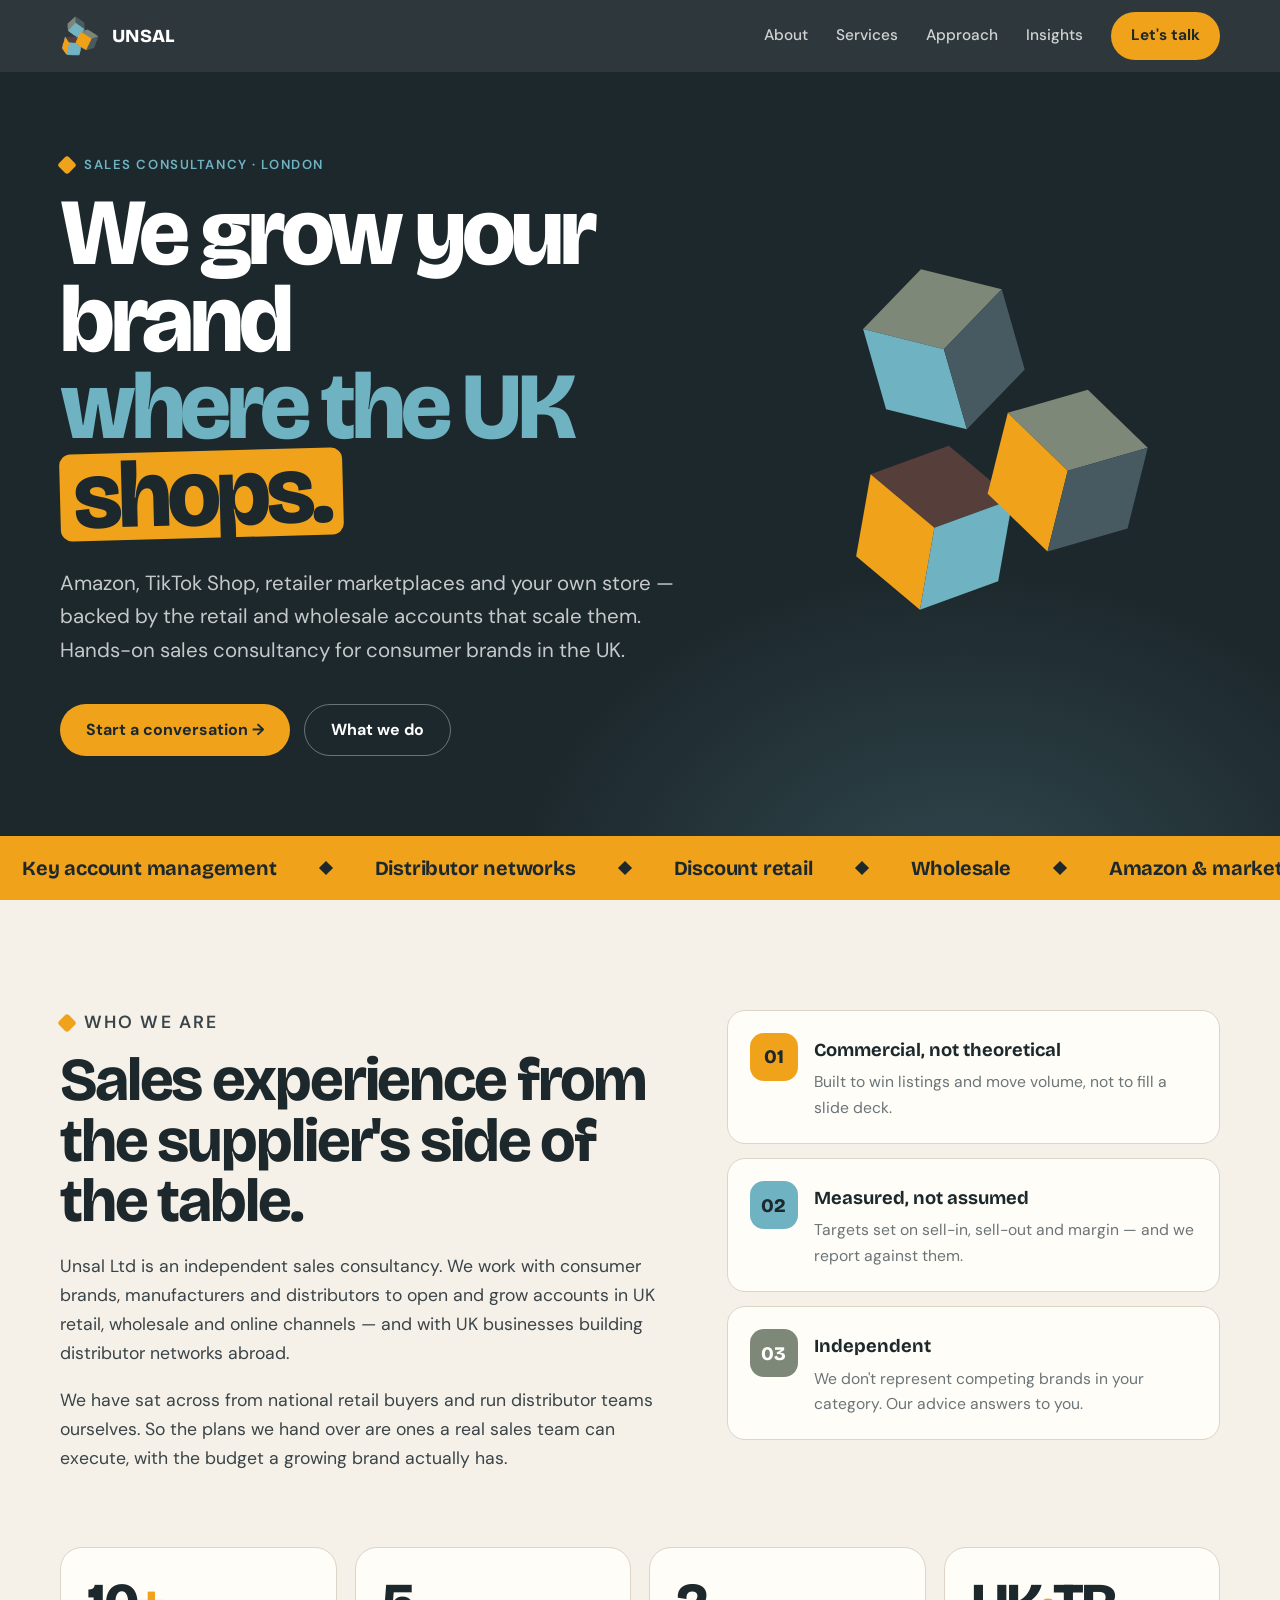
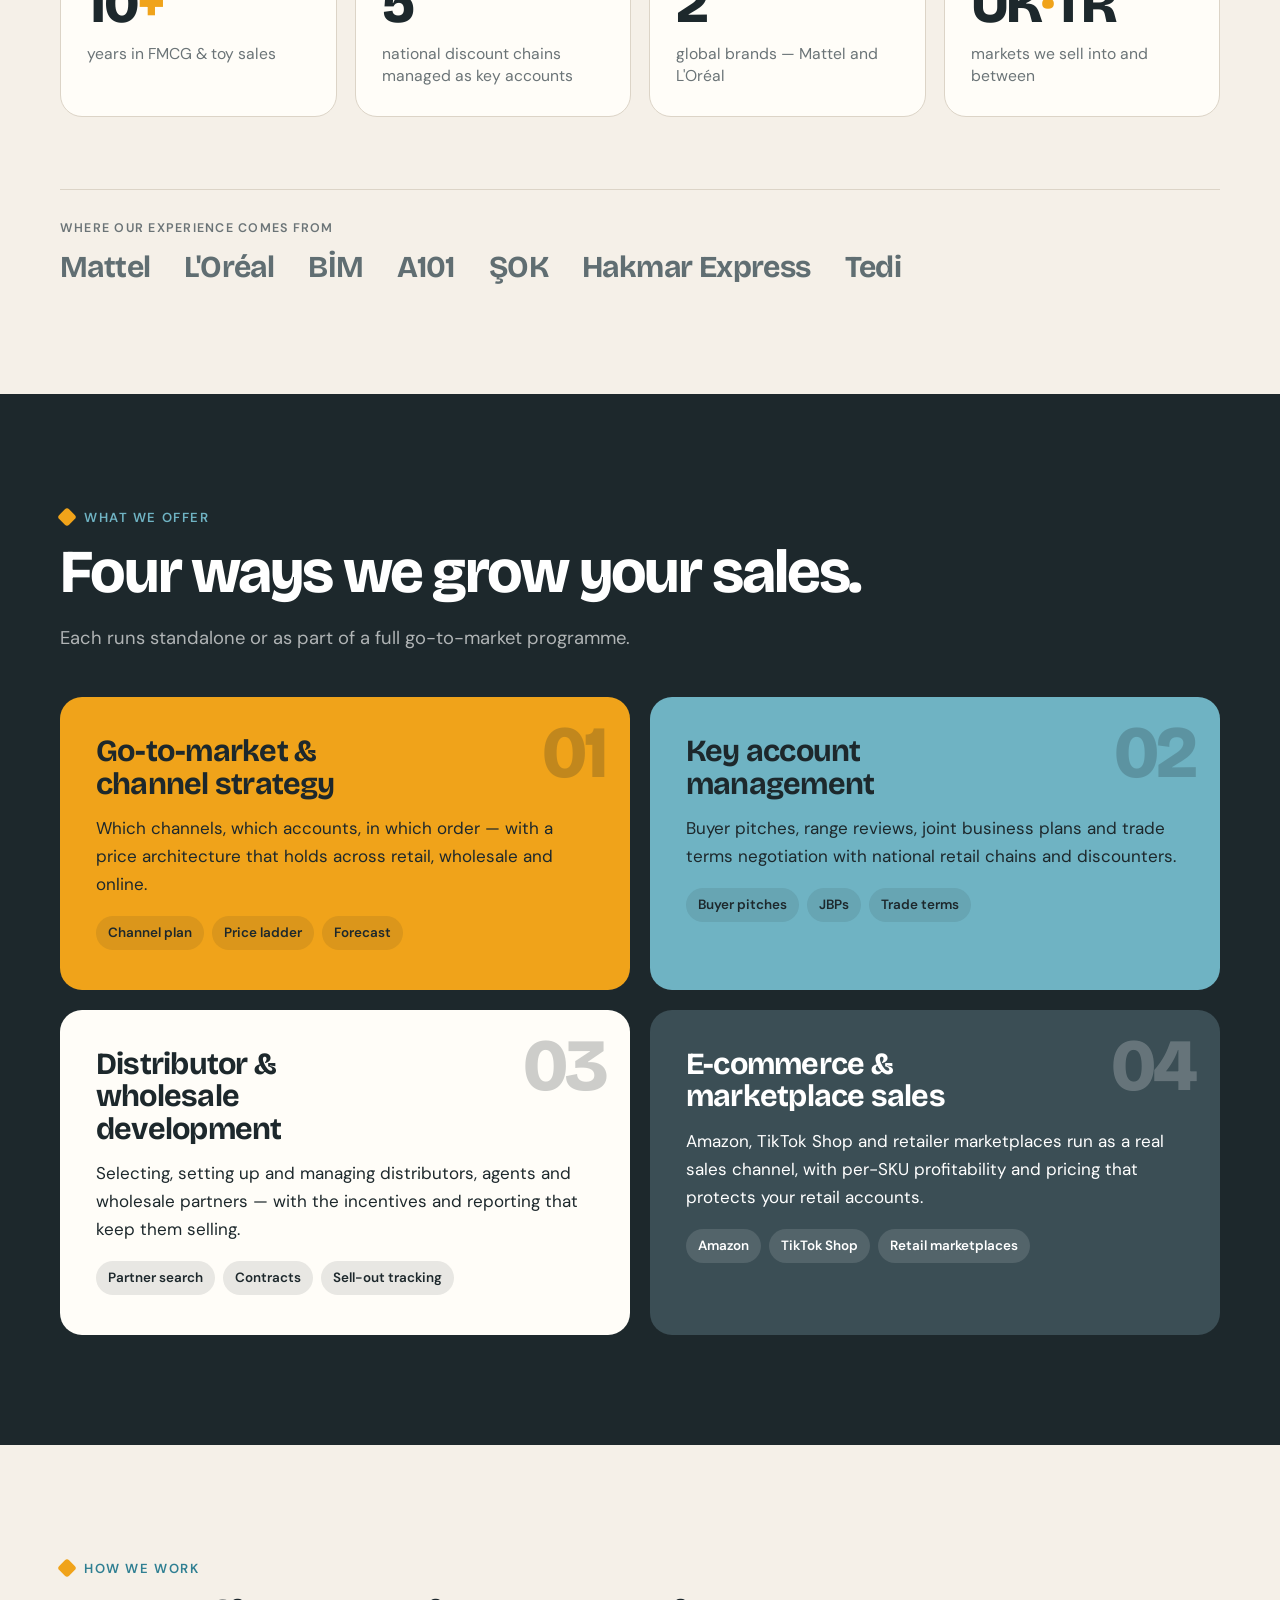
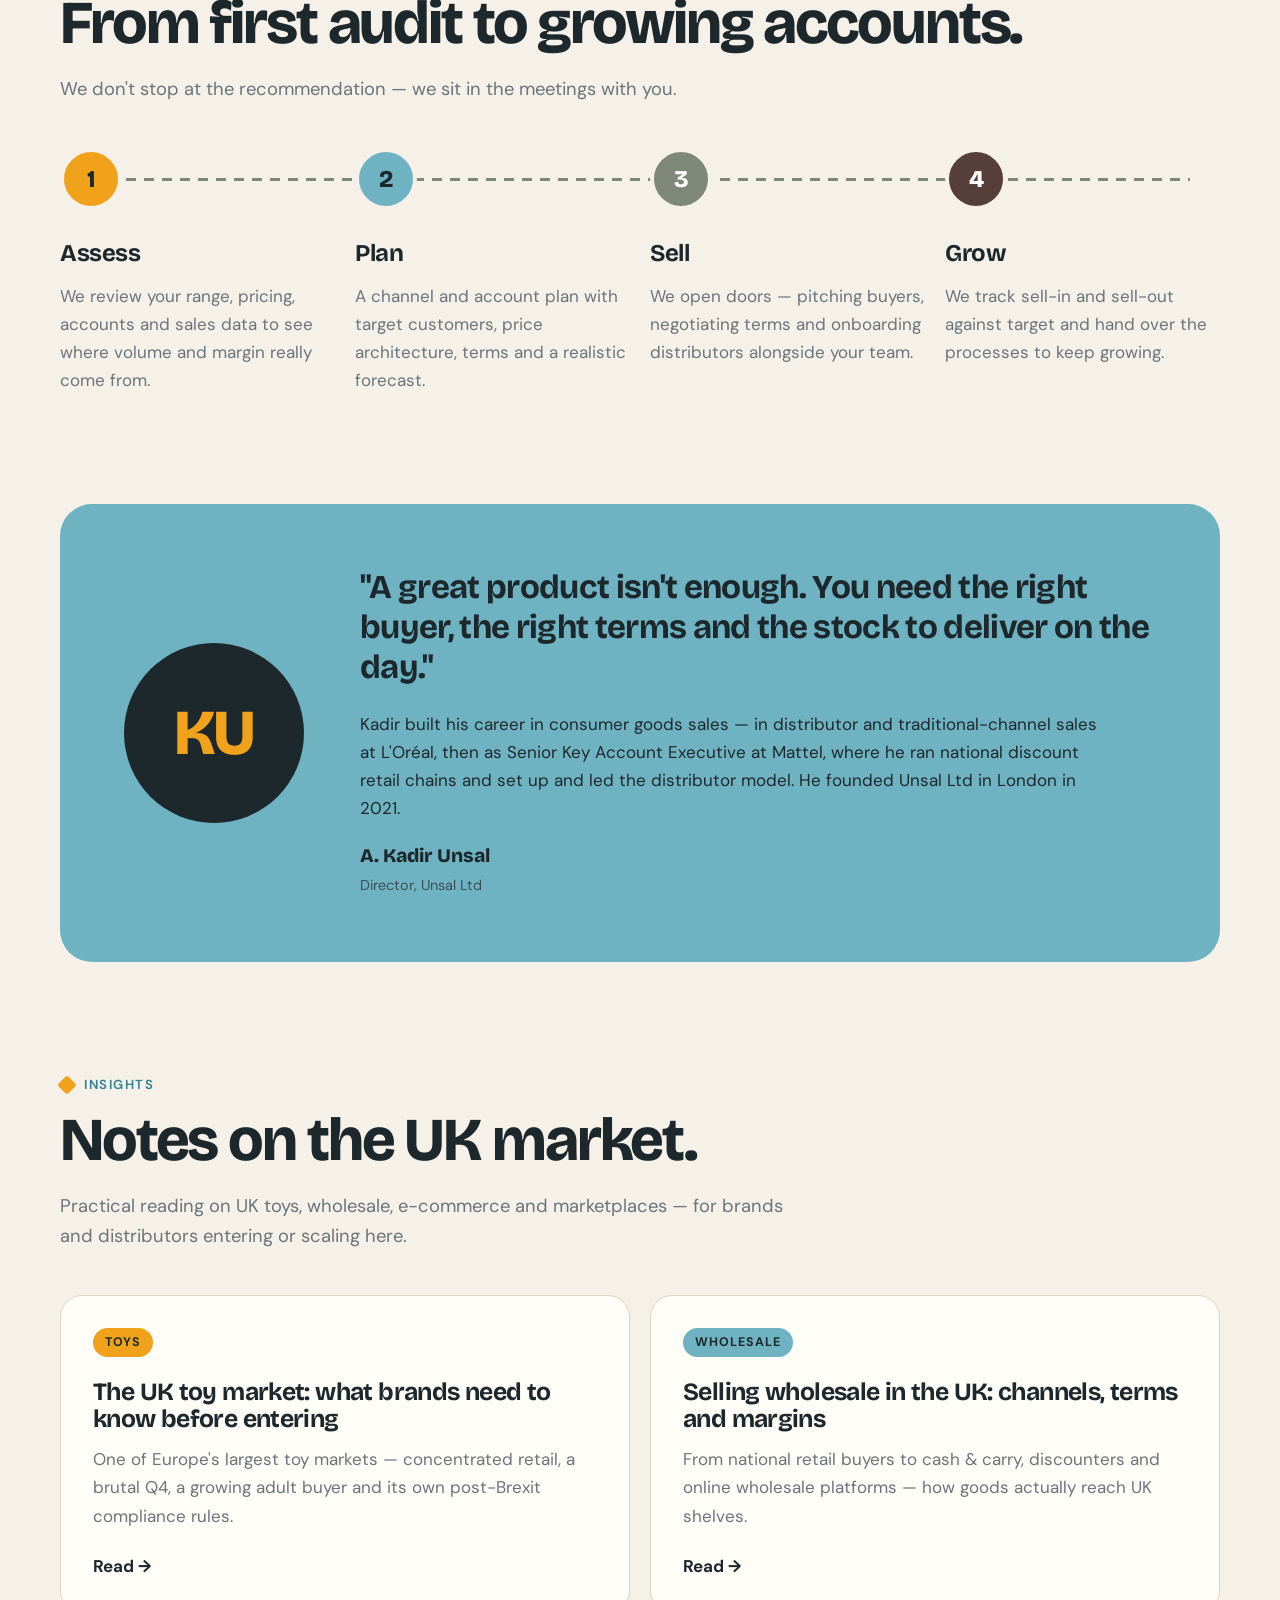
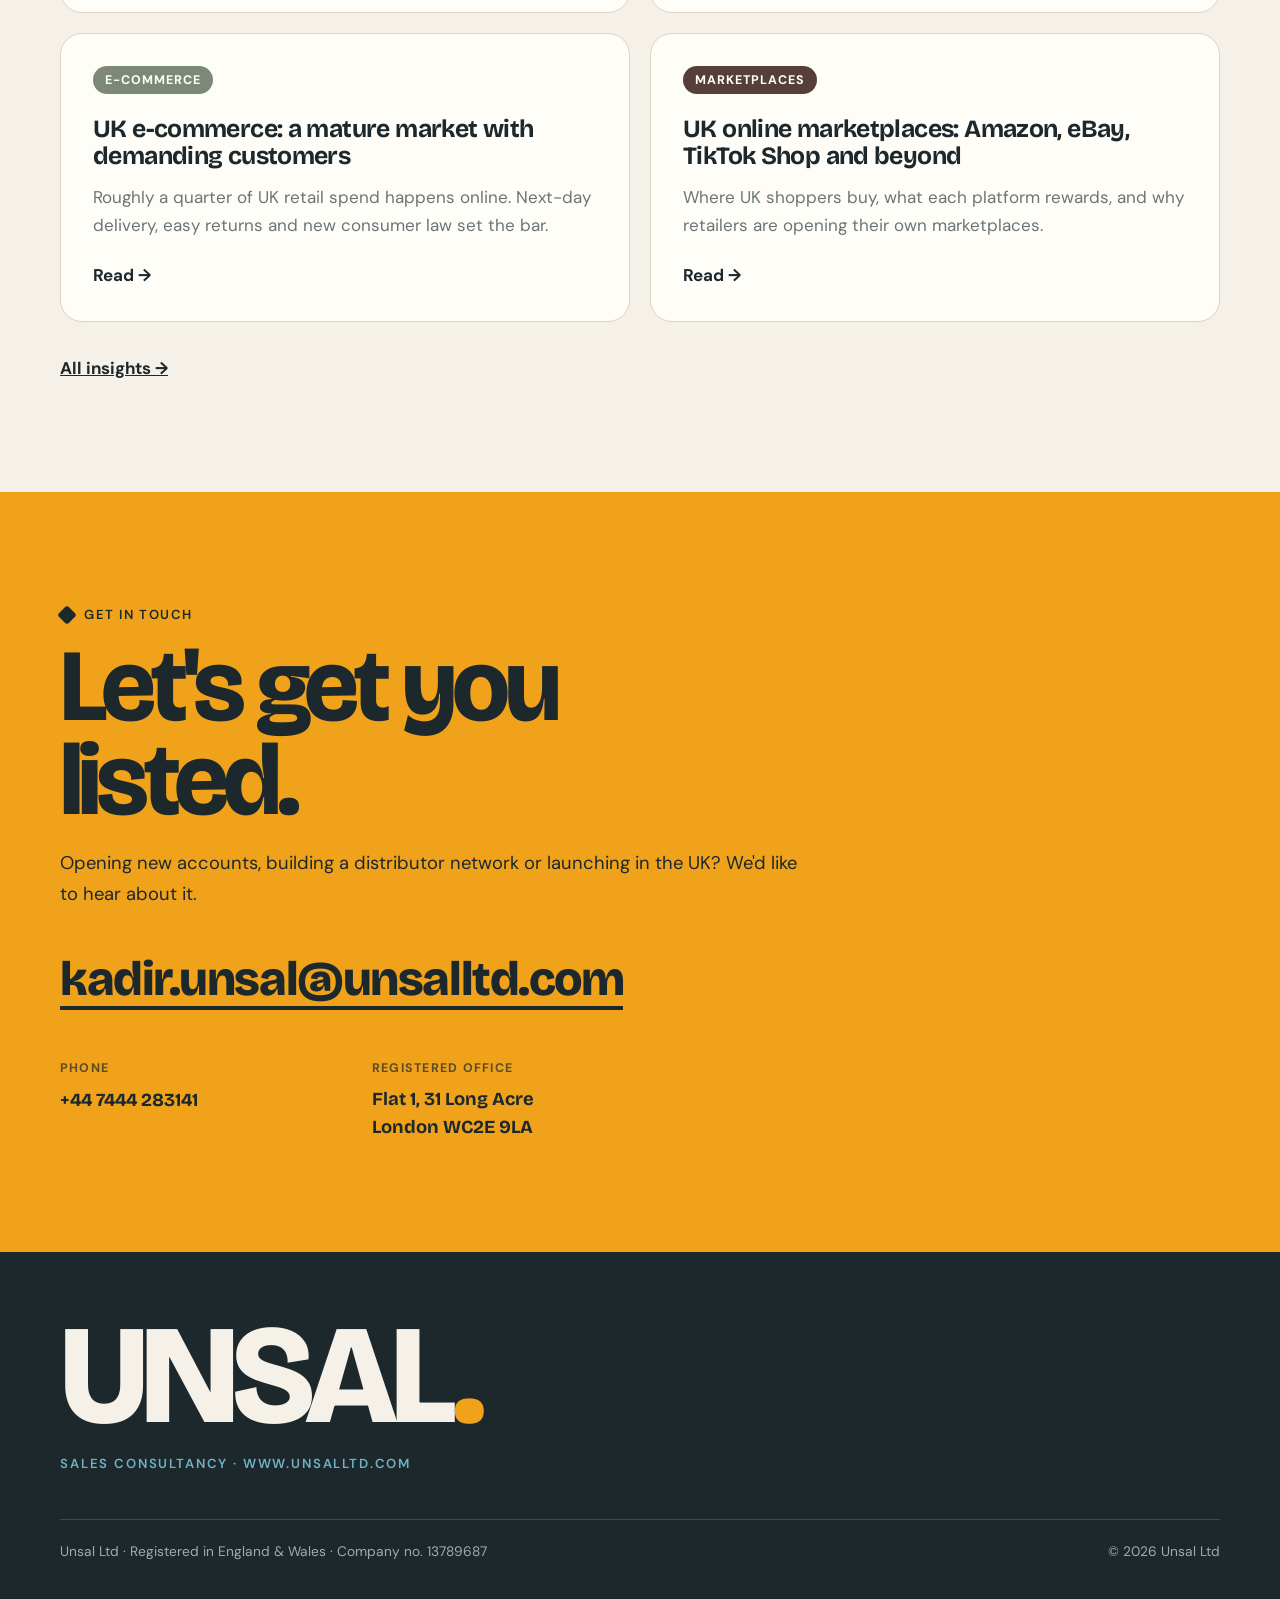
<file: index.html>
<!doctype html>
<html lang="en">
<head>
<meta charset="utf-8">
<meta name="viewport" content="width=device-width, initial-scale=1, viewport-fit=cover">
<title>Unsal Ltd — Sales Consultancy, London</title>
<meta name="description" content="Unsal Ltd is an independent London sales consultancy helping consumer brands, manufacturers and distributors win and grow UK retail, wholesale and online accounts.">
<meta property="og:title" content="Unsal Ltd — Sales Consultancy">
<meta property="og:description" content="E-commerce-led sales consultancy for consumer brands in the UK — marketplaces, online stores, retail and wholesale.">
<meta property="og:image" content="assets/logo.jpg">
<meta name="theme-color" content="#1D282C">
<link rel="icon" href="assets/icon.png">
<link rel="preconnect" href="https://fonts.googleapis.com">
<link rel="preconnect" href="https://fonts.gstatic.com" crossorigin>
<link rel="stylesheet" href="https://fonts.googleapis.com/css2?family=Bricolage+Grotesque:opsz,wght@12..96,500..800&family=DM+Sans:opsz,wght@9..40,400..700&display=swap">
<link rel="stylesheet" href="assets/style.css">
</head>
<body>

<header>
  <div class="wrap bar">
    <a class="brand" href="#top" aria-label="Unsal Ltd home"><img src="assets/icon.png" alt="">UNSAL</a>
    <nav aria-label="Main">
      <a href="#about">About</a>
      <a href="#services">Services</a>
      <a href="#approach">Approach</a>
      <a href="blog/">Insights</a>
      <a class="cta" href="#contact">Let's talk</a>
    </nav>
  </div>
</header>

<main id="top">
  <div class="hero">
    <div class="wrap hero-grid">
      <div>
        <p class="eyebrow">Sales consultancy · London</p>
        <h1>We grow your brand <span class="nw">where the UK</span> <span class="hl">shops.</span></h1>
        <p class="sub">Amazon, TikTok Shop, retailer marketplaces and your own store — backed by the retail and wholesale accounts that scale them. Hands-on sales consultancy for consumer brands in the UK.</p>
        <div class="actions">
          <a class="btn primary" href="#contact">Start a conversation →</a>
          <a class="btn ghost" href="#services">What we do</a>
        </div>
      </div>
      <svg class="cubes" viewBox="0 0 400 400" role="img" aria-label="Unsal cubes">
        <defs>
          <g id="cube">
            <path d="M0-70 60.6-35 0 0-60.6-35Z" style="fill:var(--a)"/>
            <path d="M-60.6-35 0 0 0 70-60.6 35Z" style="fill:var(--b)"/>
            <path d="M0 0 60.6-35 60.6 35 0 70Z" style="fill:var(--c)"/>
          </g>
        </defs>
        <g transform="translate(168 112) rotate(-16)"><g class="c c1"><use href="#cube" style="--a:#7D8879;--b:#6FB3C3;--c:#475A61"/></g></g>
        <g transform="translate(160 262) rotate(10)"><g class="c c3"><use href="#cube" style="--a:#563F3A;--b:#F0A31A;--c:#6FB3C3"/></g></g>
        <g transform="translate(272 214) rotate(14)"><g class="c c2"><use href="#cube" style="--a:#7D8879;--b:#F0A31A;--c:#475A61"/></g></g>
      </svg>
    </div>
    <div class="ticker" aria-hidden="true">
      <div class="track">
        <span>Key account management</span><span>Distributor networks</span><span>Discount retail</span><span>Wholesale</span><span>Amazon &amp; marketplaces</span><span>Go-to-market</span><span>Trade terms</span>
        <span>Key account management</span><span>Distributor networks</span><span>Discount retail</span><span>Wholesale</span><span>Amazon &amp; marketplaces</span><span>Go-to-market</span><span>Trade terms</span>
      </div>
    </div>
  </div>

  <section id="about">
    <div class="wrap">
      <div class="about-grid">
        <div>
          <p class="eyebrow">Who we are</p>
          <h2>Sales experience from the supplier's side of the table.</h2>
          <p>Unsal Ltd is an independent sales consultancy. We work with consumer brands, manufacturers and distributors to open and grow accounts in UK retail, wholesale and online channels — and with UK businesses building distributor networks abroad.</p>
          <p>We have sat across from national retail buyers and run distributor teams ourselves. So the plans we hand over are ones a real sales team can execute, with the budget a growing brand actually has.</p>
        </div>
        <div class="values">
          <div><span class="ic" style="background:var(--orange)">01</span><h3>Commercial, not theoretical</h3><p>Built to win listings and move volume, not to fill a slide deck.</p></div>
          <div><span class="ic" style="background:var(--teal)">02</span><h3>Measured, not assumed</h3><p>Targets set on sell-in, sell-out and margin — and we report against them.</p></div>
          <div><span class="ic" style="background:var(--sage);color:#fff">03</span><h3>Independent</h3><p>We don't represent competing brands in your category. Our advice answers to you.</p></div>
        </div>
      </div>

      <div class="stats">
        <div class="stat"><b>10<i>+</i></b><span>years in FMCG &amp; toy sales</span></div>
        <div class="stat"><b>5</b><span>national discount chains managed as key accounts</span></div>
        <div class="stat"><b>2</b><span>global brands — Mattel and L'Oréal</span></div>
        <div class="stat"><b>UK<i>·</i>TR</b><span>markets we sell into and between</span></div>
      </div>

      <div class="brands">
        <small>Where our experience comes from</small>
        <b>Mattel</b><b>L'Oréal</b><b>BİM</b><b>A101</b><b>ŞOK</b><b>Hakmar Express</b><b>Tedi</b>
      </div>
    </div>
  </section>

  <section id="services">
    <div class="wrap">
      <p class="eyebrow">What we offer</p>
      <h2>Four ways we grow your sales.</h2>
      <p class="lede">Each runs standalone or as part of a full go-to-market programme.</p>
      <div class="svc">
        <article><div class="num">01</div><h3>Go-to-market &amp; channel strategy</h3><p>Which channels, which accounts, in which order — with a price architecture that holds across retail, wholesale and online.</p><ul><li>Channel plan</li><li>Price ladder</li><li>Forecast</li></ul></article>
        <article><div class="num">02</div><h3>Key account management</h3><p>Buyer pitches, range reviews, joint business plans and trade terms negotiation with national retail chains and discounters.</p><ul><li>Buyer pitches</li><li>JBPs</li><li>Trade terms</li></ul></article>
        <article><div class="num">03</div><h3>Distributor &amp; wholesale development</h3><p>Selecting, setting up and managing distributors, agents and wholesale partners — with the incentives and reporting that keep them selling.</p><ul><li>Partner search</li><li>Contracts</li><li>Sell-out tracking</li></ul></article>
        <article><div class="num">04</div><h3>E-commerce &amp; marketplace sales</h3><p>Amazon, TikTok Shop and retailer marketplaces run as a real sales channel, with per-SKU profitability and pricing that protects your retail accounts.</p><ul><li>Amazon</li><li>TikTok Shop</li><li>Retail marketplaces</li></ul></article>
      </div>
    </div>
  </section>

  <section id="approach">
    <div class="wrap">
      <p class="eyebrow">How we work</p>
      <h2>From first audit to growing accounts.</h2>
      <p class="lede">We don't stop at the recommendation — we sit in the meetings with you.</p>
      <ol class="steps">
        <li><b>1</b><h3>Assess</h3><p>We review your range, pricing, accounts and sales data to see where volume and margin really come from.</p></li>
        <li><b>2</b><h3>Plan</h3><p>A channel and account plan with target customers, price architecture, terms and a realistic forecast.</p></li>
        <li><b>3</b><h3>Sell</h3><p>We open doors — pitching buyers, negotiating terms and onboarding distributors alongside your team.</p></li>
        <li><b>4</b><h3>Grow</h3><p>We track sell-in and sell-out against target and hand over the processes to keep growing.</p></li>
      </ol>
    </div>
  </section>

  <section id="leadership" style="padding-top:0">
    <div class="wrap">
      <div class="founder">
        <div class="mono" aria-hidden="true">KU</div>
        <div>
          <blockquote>"A great product isn't enough. You need the right buyer, the right terms and the stock to deliver on the day."</blockquote>
          <p>Kadir built his career in consumer goods sales — in distributor and traditional-channel sales at L'Oréal, then as Senior Key Account Executive at Mattel, where he ran national discount retail chains and set up and led the distributor model. He founded Unsal Ltd in London in 2021.</p>
          <div class="who"><b>A. Kadir Unsal</b><span>Director, Unsal Ltd</span></div>
        </div>
      </div>
    </div>
  </section>

  <section id="insights" style="padding-top:0">
    <div class="wrap">
      <p class="eyebrow">Insights</p>
      <h2>Notes on the UK market.</h2>
      <p class="lede">Practical reading on UK toys, wholesale, e-commerce and marketplaces — for brands and distributors entering or scaling here.</p>
<!--posts-->
<div class="posts">
  <a class="post" href="blog/uk-toy-market.html">
    <div class="tag">Toys</div>
    <h3>The UK toy market: what brands need to know before entering</h3>
    <p>One of Europe&#x27;s largest toy markets — concentrated retail, a brutal Q4, a growing adult buyer and its own post-Brexit compliance rules.</p>
    <span class="more">Read →</span>
  </a>
  <a class="post" href="blog/uk-wholesale-market.html">
    <div class="tag">Wholesale</div>
    <h3>Selling wholesale in the UK: channels, terms and margins</h3>
    <p>From national retail buyers to cash &amp; carry, discounters and online wholesale platforms — how goods actually reach UK shelves.</p>
    <span class="more">Read →</span>
  </a>
  <a class="post" href="blog/uk-ecommerce-market.html">
    <div class="tag">E-commerce</div>
    <h3>UK e-commerce: a mature market with demanding customers</h3>
    <p>Roughly a quarter of UK retail spend happens online. Next-day delivery, easy returns and new consumer law set the bar.</p>
    <span class="more">Read →</span>
  </a>
  <a class="post" href="blog/uk-online-marketplaces.html">
    <div class="tag">Marketplaces</div>
    <h3>UK online marketplaces: Amazon, eBay, TikTok Shop and beyond</h3>
    <p>Where UK shoppers buy, what each platform rewards, and why retailers are opening their own marketplaces.</p>
    <span class="more">Read →</span>
  </a>
</div>
<!--/posts-->
      <a class="morelink" href="blog/">All insights →</a>
    </div>
  </section>

  <section id="contact" class="contact">
    <div class="wrap">
      <p class="eyebrow">Get in touch</p>
      <h2>Let's get you listed.</h2>
      <p class="lede">Opening new accounts, building a distributor network or launching in the UK? We'd like to hear about it.</p>
      <a class="bigmail" href="mailto:kadir.unsal@unsalltd.com">kadir.unsal@unsalltd.com</a>
      <div class="cgrid">
        <div><div class="k">Phone</div><a href="tel:+447444283141">+44 7444 283141</a></div>
        <div><div class="k">Registered office</div><address>Flat 1, 31 Long Acre<br>London WC2E 9LA</address></div>
      </div>
    </div>
  </section>
</main>

<footer>
  <div class="wrap">
    <p class="big">UNSAL<span>.</span></p>
    <p class="site">Sales consultancy · www.unsalltd.com</p>
    <div class="legal">
      <span>Unsal Ltd · Registered in England &amp; Wales · Company no. 13789687</span>
      <span>© <span id="yr">2026</span> Unsal Ltd</span>
    </div>
  </div>
</footer>
<script>
document.getElementById('yr').textContent=new Date().getFullYear();
if('IntersectionObserver' in window){
  const io=new IntersectionObserver(es=>es.forEach(e=>{if(e.isIntersecting){e.target.classList.add('in');io.unobserve(e.target)}}),{rootMargin:'0px 0px -8% 0px'});
  document.querySelectorAll('section h2, .lede, .about-grid p, .values div, .stat, .brands, .svc article, .steps li, .founder, .post, .bigmail, .cgrid').forEach((el,i)=>{el.classList.add('rv');el.style.transitionDelay=(i%4)*70+'ms';io.observe(el)});
}
</script>
</body>
</html>
</file>
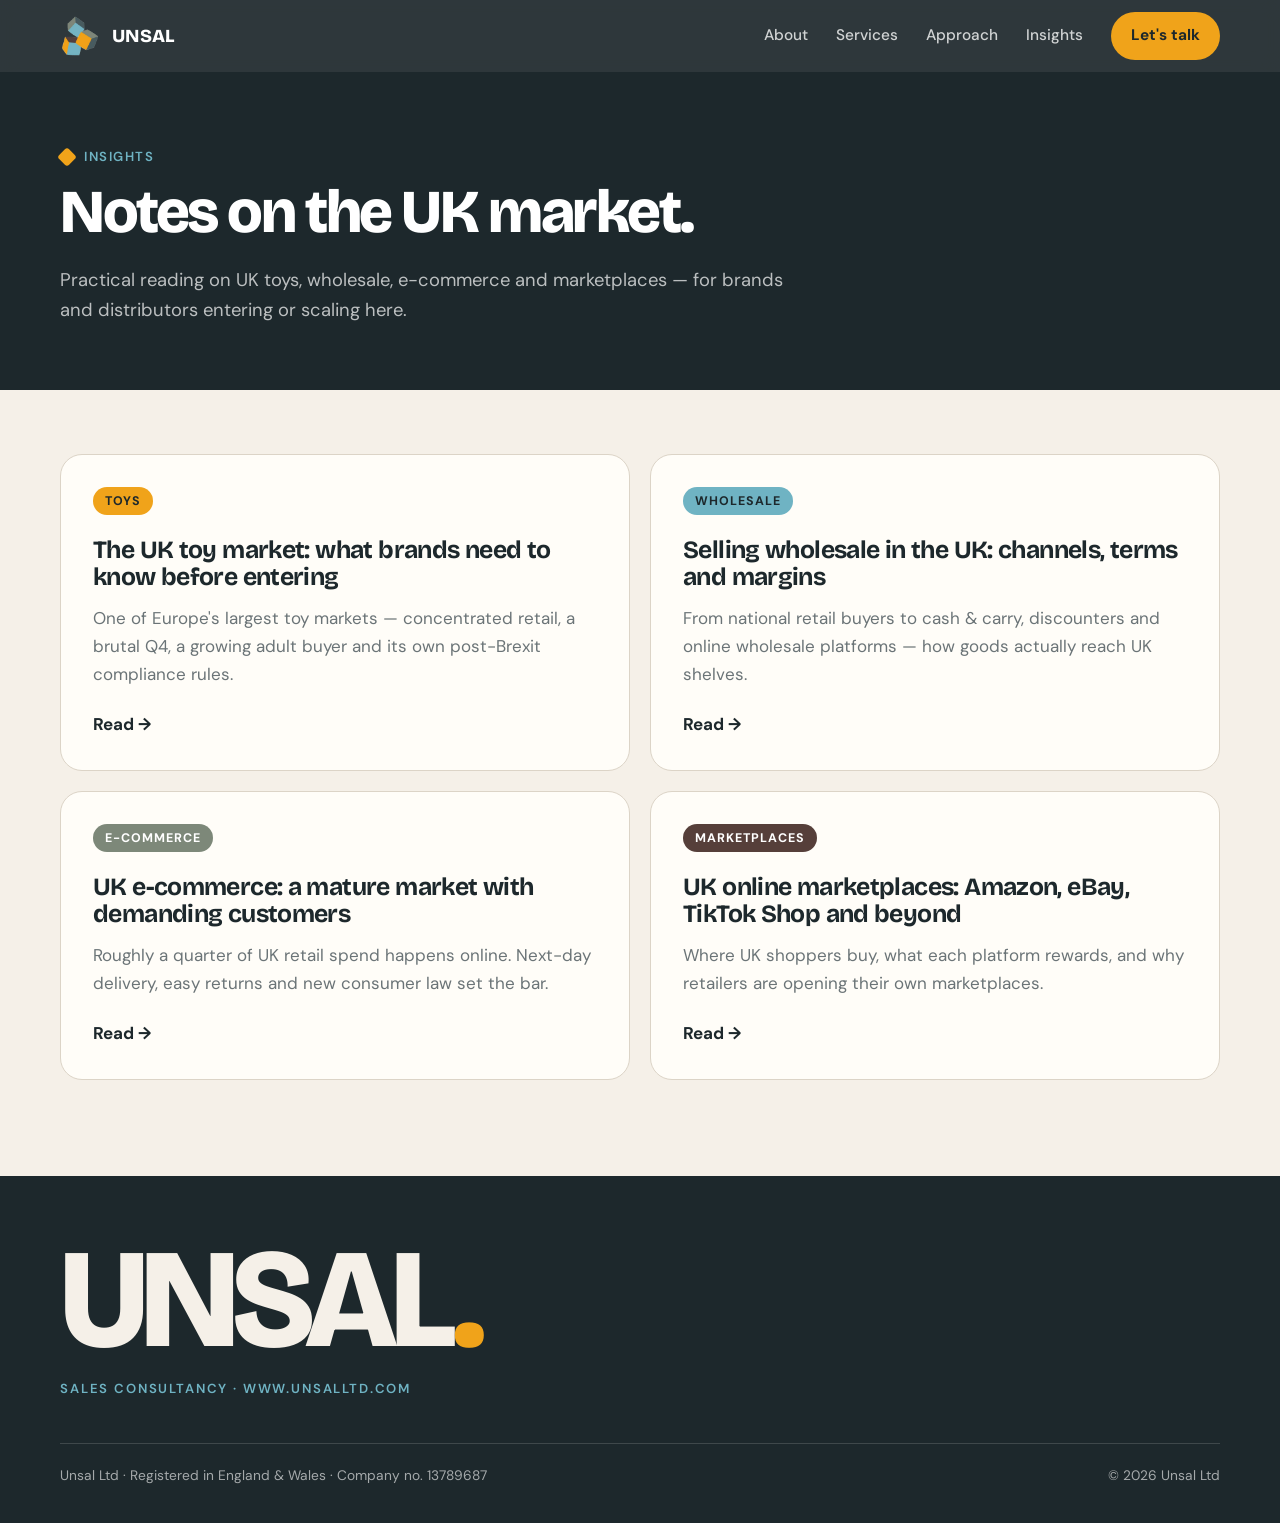
<file: blog/index.html>
<!doctype html>
<html lang="en">
<head>
<meta charset="utf-8">
<meta name="viewport" content="width=device-width, initial-scale=1, viewport-fit=cover">
<title>Insights — Unsal Ltd</title>
<meta name="description" content="Unsal Ltd insights on the UK toy, wholesale, e-commerce and marketplace landscape.">
<meta property="og:title" content="Insights — Unsal Ltd">
<meta property="og:description" content="Unsal Ltd insights on the UK toy, wholesale, e-commerce and marketplace landscape.">
<link rel="icon" href="../assets/icon.png">
<link rel="preconnect" href="https://fonts.googleapis.com">
<link rel="preconnect" href="https://fonts.gstatic.com" crossorigin>
<link rel="stylesheet" href="https://fonts.googleapis.com/css2?family=Bricolage+Grotesque:opsz,wght@12..96,500..800&family=DM+Sans:opsz,wght@9..40,400..700&display=swap">
<link rel="stylesheet" href="../assets/style.css">
</head>
<body>

<header>
  <div class="wrap bar">
    <a class="brand" href="../" aria-label="Unsal Ltd home"><img src="../assets/icon.png" alt="">UNSAL</a>
    <nav aria-label="Main">
      <a href="../#about">About</a>
      <a href="../#services">Services</a>
      <a href="../#approach">Approach</a>
      <a href="./">Insights</a>
      <a class="cta" href="../#contact">Let's talk</a>
    </nav>
  </div>
</header>

<div class="page-head">
  <div class="wrap">
    <p class="eyebrow">Insights</p>
    <h1>Notes on the UK market.</h1>
    <p class="lede">Practical reading on UK toys, wholesale, e-commerce and marketplaces — for brands and distributors entering or scaling here.</p>
  </div>
</div>
<main class="wrap" style="padding-block:64px 96px">
<div class="posts">
  <a class="post" href="uk-toy-market.html">
    <div class="tag">Toys</div>
    <h3>The UK toy market: what brands need to know before entering</h3>
    <p>One of Europe&#x27;s largest toy markets — concentrated retail, a brutal Q4, a growing adult buyer and its own post-Brexit compliance rules.</p>
    <span class="more">Read →</span>
  </a>
  <a class="post" href="uk-wholesale-market.html">
    <div class="tag">Wholesale</div>
    <h3>Selling wholesale in the UK: channels, terms and margins</h3>
    <p>From national retail buyers to cash &amp; carry, discounters and online wholesale platforms — how goods actually reach UK shelves.</p>
    <span class="more">Read →</span>
  </a>
  <a class="post" href="uk-ecommerce-market.html">
    <div class="tag">E-commerce</div>
    <h3>UK e-commerce: a mature market with demanding customers</h3>
    <p>Roughly a quarter of UK retail spend happens online. Next-day delivery, easy returns and new consumer law set the bar.</p>
    <span class="more">Read →</span>
  </a>
  <a class="post" href="uk-online-marketplaces.html">
    <div class="tag">Marketplaces</div>
    <h3>UK online marketplaces: Amazon, eBay, TikTok Shop and beyond</h3>
    <p>Where UK shoppers buy, what each platform rewards, and why retailers are opening their own marketplaces.</p>
    <span class="more">Read →</span>
  </a>
</div>
</main>

<footer>
  <div class="wrap">
    <p class="big">UNSAL<span>.</span></p>
    <p class="site">Sales consultancy · www.unsalltd.com</p>
    <div class="legal">
      <span>Unsal Ltd · Registered in England &amp; Wales · Company no. 13789687</span>
      <span>© <span id="yr">2026</span> Unsal Ltd</span>
    </div>
  </div>
</footer>
<script>document.getElementById('yr').textContent=new Date().getFullYear()</script>
</body>
</html>
</file>
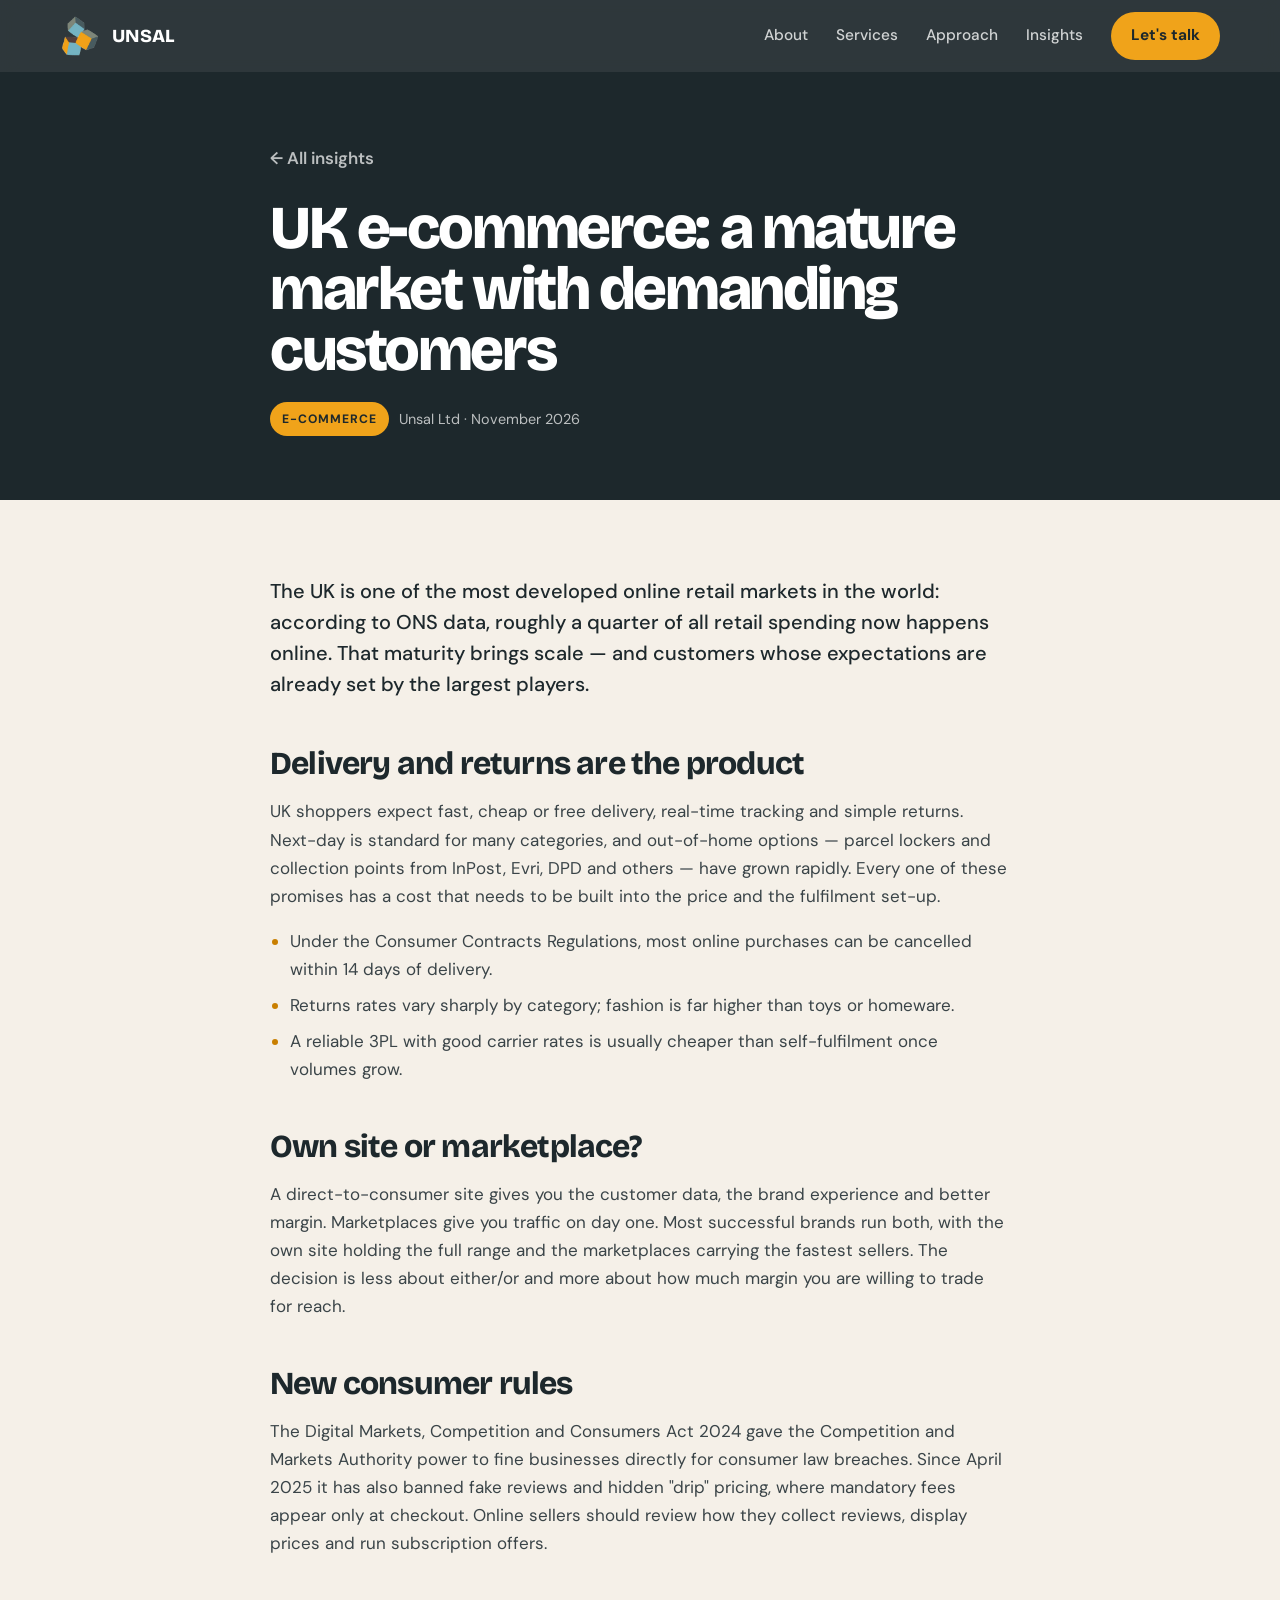
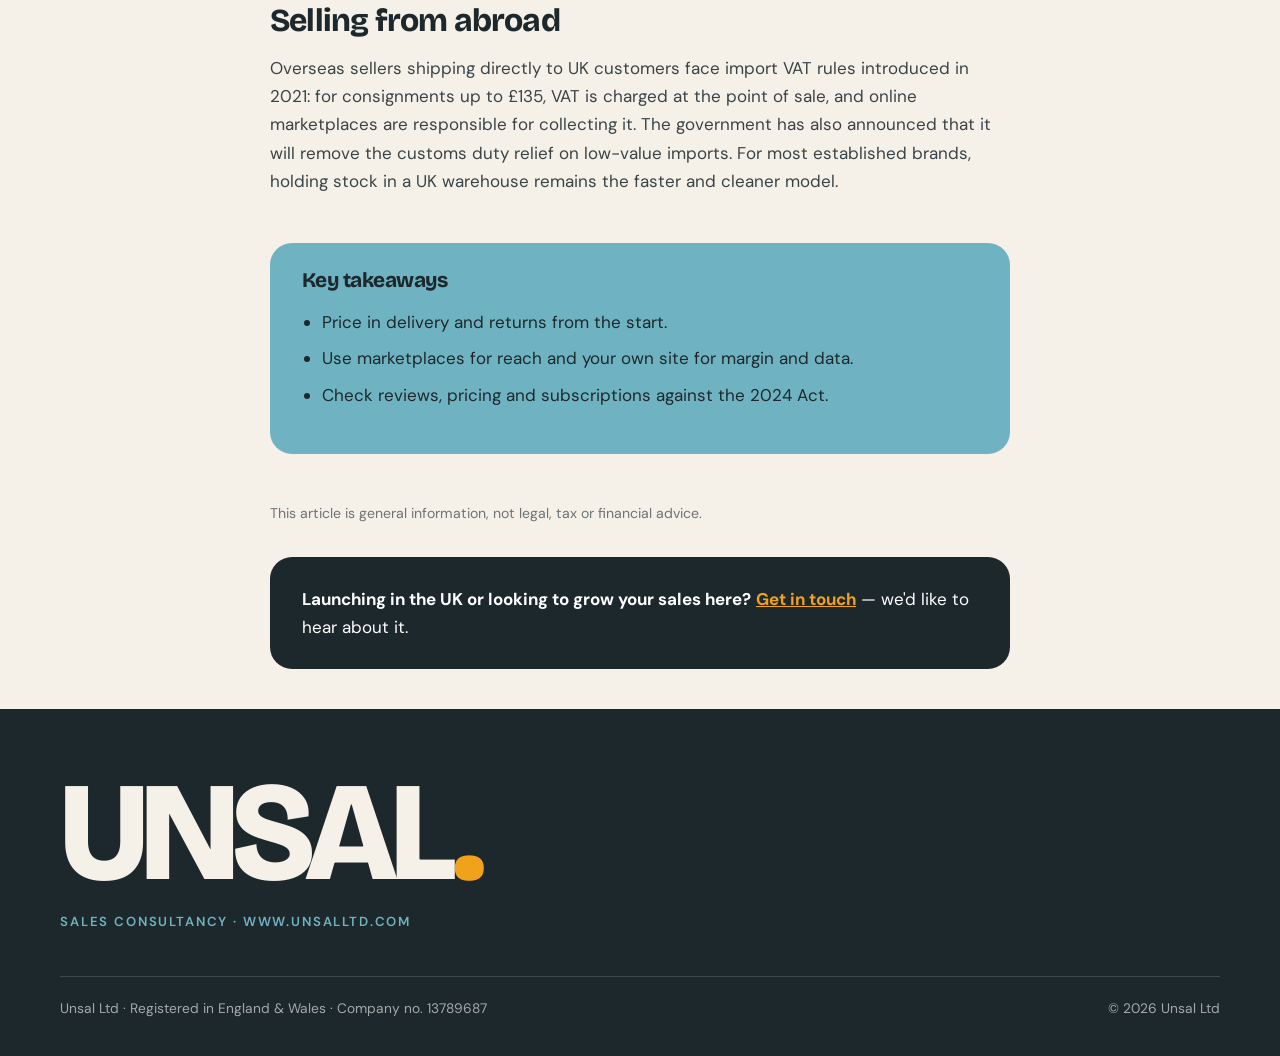
<file: blog/uk-ecommerce-market.html>
<!doctype html>
<html lang="en">
<head>
<meta charset="utf-8">
<meta name="viewport" content="width=device-width, initial-scale=1, viewport-fit=cover">
<title>UK e-commerce: a mature market with demanding customers — Unsal Ltd</title>
<meta name="description" content="Roughly a quarter of UK retail spend happens online. Next-day delivery, easy returns and new consumer law set the bar.">
<meta property="og:title" content="UK e-commerce: a mature market with demanding customers — Unsal Ltd">
<meta property="og:description" content="Roughly a quarter of UK retail spend happens online. Next-day delivery, easy returns and new consumer law set the bar.">
<link rel="icon" href="../assets/icon.png">
<link rel="preconnect" href="https://fonts.googleapis.com">
<link rel="preconnect" href="https://fonts.gstatic.com" crossorigin>
<link rel="stylesheet" href="https://fonts.googleapis.com/css2?family=Bricolage+Grotesque:opsz,wght@12..96,500..800&family=DM+Sans:opsz,wght@9..40,400..700&display=swap">
<link rel="stylesheet" href="../assets/style.css">
</head>
<body>

<header>
  <div class="wrap bar">
    <a class="brand" href="../" aria-label="Unsal Ltd home"><img src="../assets/icon.png" alt="">UNSAL</a>
    <nav aria-label="Main">
      <a href="../#about">About</a>
      <a href="../#services">Services</a>
      <a href="../#approach">Approach</a>
      <a href="./">Insights</a>
      <a class="cta" href="../#contact">Let's talk</a>
    </nav>
  </div>
</header>

<div class="page-head">
  <div class="wrap"><div class="article">
    <a class="back" href="./">← All insights</a>
    <h1>UK e-commerce: a mature market with demanding customers</h1>
    <div class="byline"><span class="tag">E-commerce</span> Unsal Ltd · November 2026</div>
  </div></div>
</div>
<main class="wrap">
  <article class="article">
<p class="intro">The UK is one of the most developed online retail markets in the world: according to ONS data, roughly a quarter of all retail spending now happens online. That maturity brings scale — and customers whose expectations are already set by the largest players.</p>

<h2>Delivery and returns are the product</h2>
<p>UK shoppers expect fast, cheap or free delivery, real-time tracking and simple returns. Next-day is standard for many categories, and out-of-home options — parcel lockers and collection points from InPost, Evri, DPD and others — have grown rapidly. Every one of these promises has a cost that needs to be built into the price and the fulfilment set-up.</p>
<ul>
  <li>Under the Consumer Contracts Regulations, most online purchases can be cancelled within 14 days of delivery.</li>
  <li>Returns rates vary sharply by category; fashion is far higher than toys or homeware.</li>
  <li>A reliable 3PL with good carrier rates is usually cheaper than self-fulfilment once volumes grow.</li>
</ul>

<h2>Own site or marketplace?</h2>
<p>A direct-to-consumer site gives you the customer data, the brand experience and better margin. Marketplaces give you traffic on day one. Most successful brands run both, with the own site holding the full range and the marketplaces carrying the fastest sellers. The decision is less about either/or and more about how much margin you are willing to trade for reach.</p>

<h2>New consumer rules</h2>
<p>The Digital Markets, Competition and Consumers Act 2024 gave the Competition and Markets Authority power to fine businesses directly for consumer law breaches. Since April 2025 it has also banned fake reviews and hidden "drip" pricing, where mandatory fees appear only at checkout. Online sellers should review how they collect reviews, display prices and run subscription offers.</p>

<h2>Selling from abroad</h2>
<p>Overseas sellers shipping directly to UK customers face import VAT rules introduced in 2021: for consignments up to £135, VAT is charged at the point of sale, and online marketplaces are responsible for collecting it. The government has also announced that it will remove the customs duty relief on low-value imports. For most established brands, holding stock in a UK warehouse remains the faster and cleaner model.</p>

<div class="takeaways">
  <h2>Key takeaways</h2>
  <ul>
    <li>Price in delivery and returns from the start.</li>
    <li>Use marketplaces for reach and your own site for margin and data.</li>
    <li>Check reviews, pricing and subscriptions against the 2024 Act.</li>
  </ul>
</div>
    <p class="note">This article is general information, not legal, tax or financial advice.</p>
    <div class="ask">
      <p><b>Launching in the UK or looking to grow your sales here?</b> <a href="../#contact">Get in touch</a> — we'd like to hear about it.</p>
    </div>
  </article>
</main>

<footer>
  <div class="wrap">
    <p class="big">UNSAL<span>.</span></p>
    <p class="site">Sales consultancy · www.unsalltd.com</p>
    <div class="legal">
      <span>Unsal Ltd · Registered in England &amp; Wales · Company no. 13789687</span>
      <span>© <span id="yr">2026</span> Unsal Ltd</span>
    </div>
  </div>
</footer>
<script>document.getElementById('yr').textContent=new Date().getFullYear()</script>
</body>
</html>
</file>
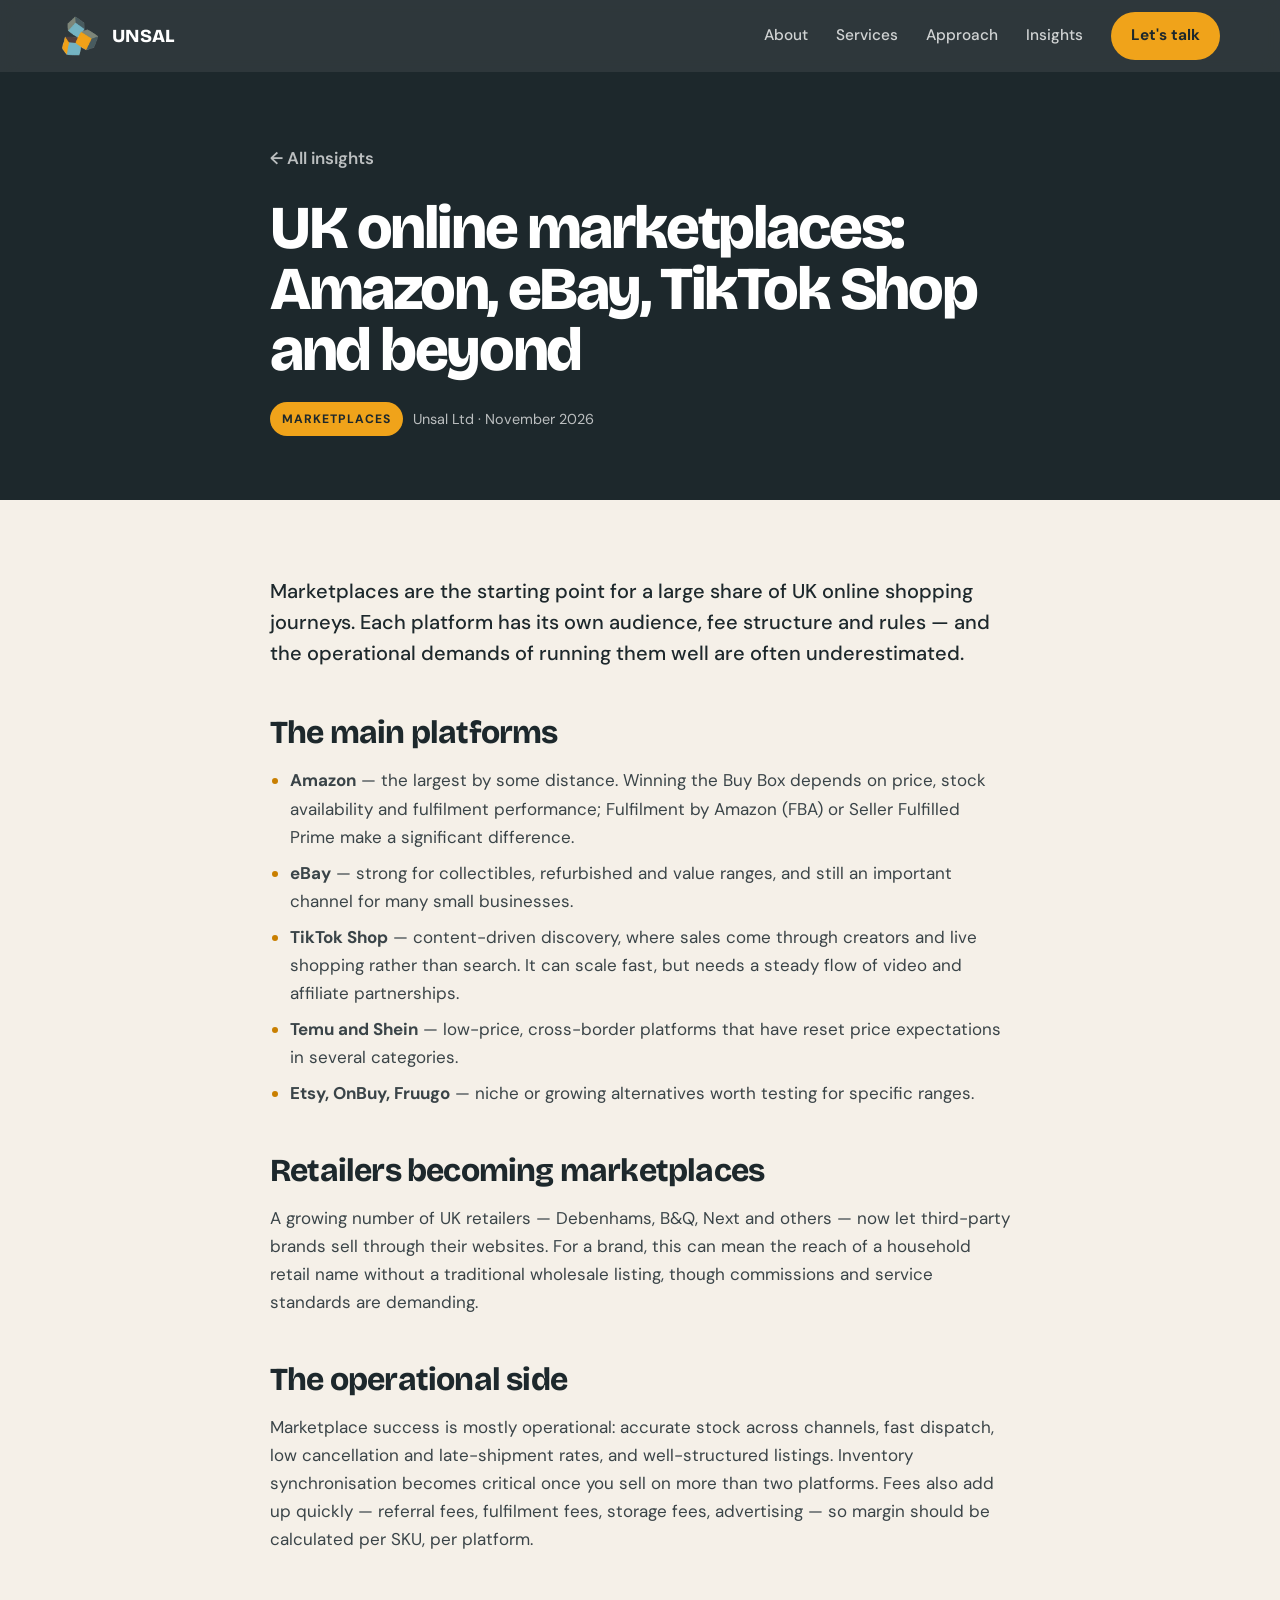
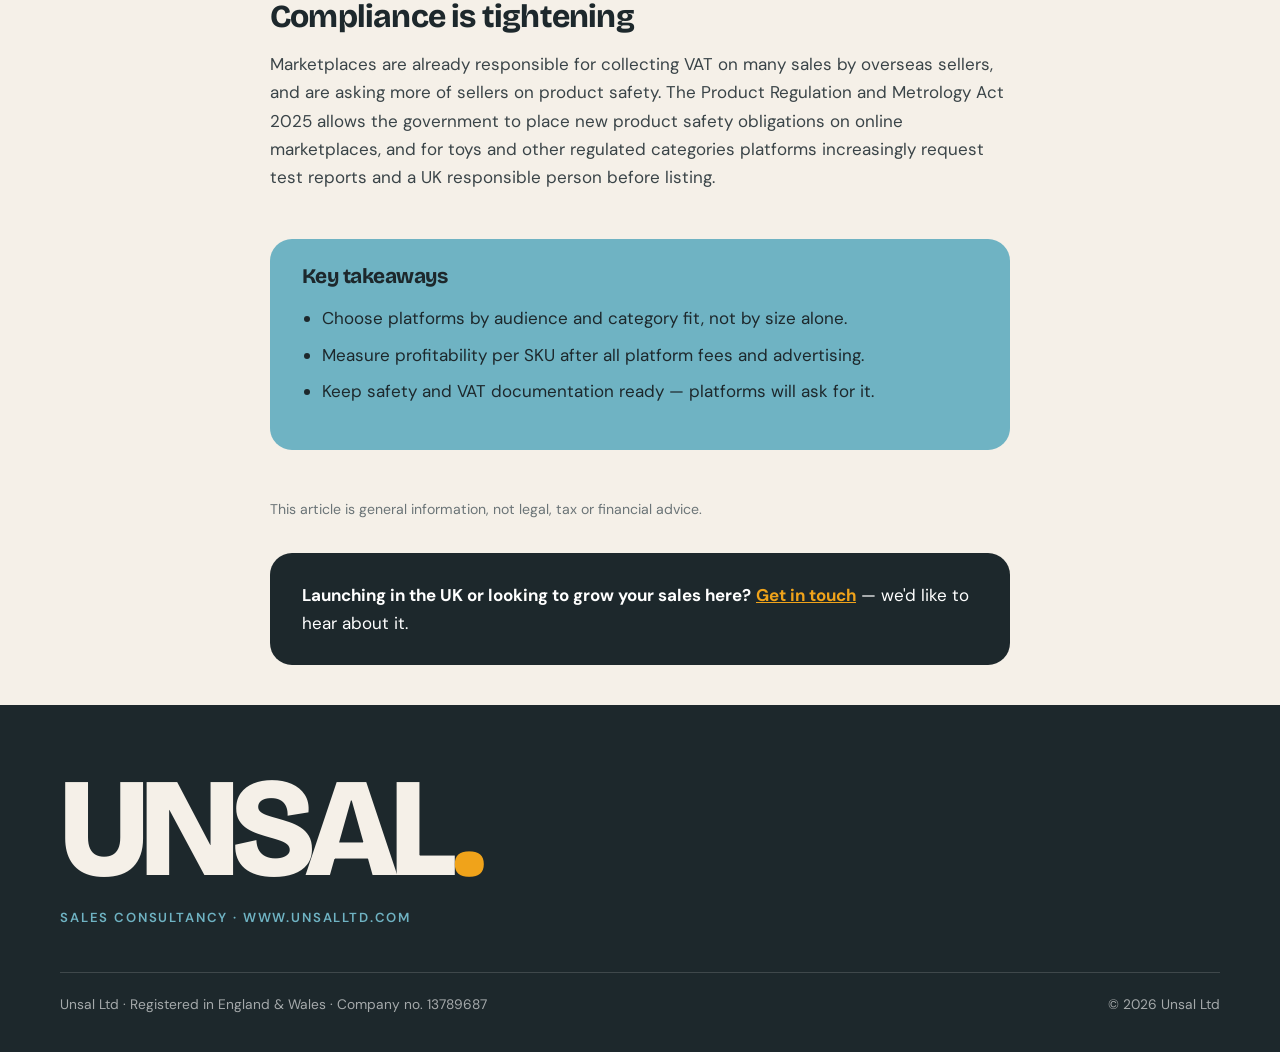
<file: blog/uk-online-marketplaces.html>
<!doctype html>
<html lang="en">
<head>
<meta charset="utf-8">
<meta name="viewport" content="width=device-width, initial-scale=1, viewport-fit=cover">
<title>UK online marketplaces: Amazon, eBay, TikTok Shop and beyond — Unsal Ltd</title>
<meta name="description" content="Where UK shoppers buy, what each platform rewards, and why retailers are opening their own marketplaces.">
<meta property="og:title" content="UK online marketplaces: Amazon, eBay, TikTok Shop and beyond — Unsal Ltd">
<meta property="og:description" content="Where UK shoppers buy, what each platform rewards, and why retailers are opening their own marketplaces.">
<link rel="icon" href="../assets/icon.png">
<link rel="preconnect" href="https://fonts.googleapis.com">
<link rel="preconnect" href="https://fonts.gstatic.com" crossorigin>
<link rel="stylesheet" href="https://fonts.googleapis.com/css2?family=Bricolage+Grotesque:opsz,wght@12..96,500..800&family=DM+Sans:opsz,wght@9..40,400..700&display=swap">
<link rel="stylesheet" href="../assets/style.css">
</head>
<body>

<header>
  <div class="wrap bar">
    <a class="brand" href="../" aria-label="Unsal Ltd home"><img src="../assets/icon.png" alt="">UNSAL</a>
    <nav aria-label="Main">
      <a href="../#about">About</a>
      <a href="../#services">Services</a>
      <a href="../#approach">Approach</a>
      <a href="./">Insights</a>
      <a class="cta" href="../#contact">Let's talk</a>
    </nav>
  </div>
</header>

<div class="page-head">
  <div class="wrap"><div class="article">
    <a class="back" href="./">← All insights</a>
    <h1>UK online marketplaces: Amazon, eBay, TikTok Shop and beyond</h1>
    <div class="byline"><span class="tag">Marketplaces</span> Unsal Ltd · November 2026</div>
  </div></div>
</div>
<main class="wrap">
  <article class="article">
<p class="intro">Marketplaces are the starting point for a large share of UK online shopping journeys. Each platform has its own audience, fee structure and rules — and the operational demands of running them well are often underestimated.</p>

<h2>The main platforms</h2>
<ul>
  <li><b>Amazon</b> — the largest by some distance. Winning the Buy Box depends on price, stock availability and fulfilment performance; Fulfilment by Amazon (FBA) or Seller Fulfilled Prime make a significant difference.</li>
  <li><b>eBay</b> — strong for collectibles, refurbished and value ranges, and still an important channel for many small businesses.</li>
  <li><b>TikTok Shop</b> — content-driven discovery, where sales come through creators and live shopping rather than search. It can scale fast, but needs a steady flow of video and affiliate partnerships.</li>
  <li><b>Temu and Shein</b> — low-price, cross-border platforms that have reset price expectations in several categories.</li>
  <li><b>Etsy, OnBuy, Fruugo</b> — niche or growing alternatives worth testing for specific ranges.</li>
</ul>

<h2>Retailers becoming marketplaces</h2>
<p>A growing number of UK retailers — Debenhams, B&amp;Q, Next and others — now let third-party brands sell through their websites. For a brand, this can mean the reach of a household retail name without a traditional wholesale listing, though commissions and service standards are demanding.</p>

<h2>The operational side</h2>
<p>Marketplace success is mostly operational: accurate stock across channels, fast dispatch, low cancellation and late-shipment rates, and well-structured listings. Inventory synchronisation becomes critical once you sell on more than two platforms. Fees also add up quickly — referral fees, fulfilment fees, storage fees, advertising — so margin should be calculated per SKU, per platform.</p>

<h2>Compliance is tightening</h2>
<p>Marketplaces are already responsible for collecting VAT on many sales by overseas sellers, and are asking more of sellers on product safety. The Product Regulation and Metrology Act 2025 allows the government to place new product safety obligations on online marketplaces, and for toys and other regulated categories platforms increasingly request test reports and a UK responsible person before listing.</p>

<div class="takeaways">
  <h2>Key takeaways</h2>
  <ul>
    <li>Choose platforms by audience and category fit, not by size alone.</li>
    <li>Measure profitability per SKU after all platform fees and advertising.</li>
    <li>Keep safety and VAT documentation ready — platforms will ask for it.</li>
  </ul>
</div>
    <p class="note">This article is general information, not legal, tax or financial advice.</p>
    <div class="ask">
      <p><b>Launching in the UK or looking to grow your sales here?</b> <a href="../#contact">Get in touch</a> — we'd like to hear about it.</p>
    </div>
  </article>
</main>

<footer>
  <div class="wrap">
    <p class="big">UNSAL<span>.</span></p>
    <p class="site">Sales consultancy · www.unsalltd.com</p>
    <div class="legal">
      <span>Unsal Ltd · Registered in England &amp; Wales · Company no. 13789687</span>
      <span>© <span id="yr">2026</span> Unsal Ltd</span>
    </div>
  </div>
</footer>
<script>document.getElementById('yr').textContent=new Date().getFullYear()</script>
</body>
</html>
</file>
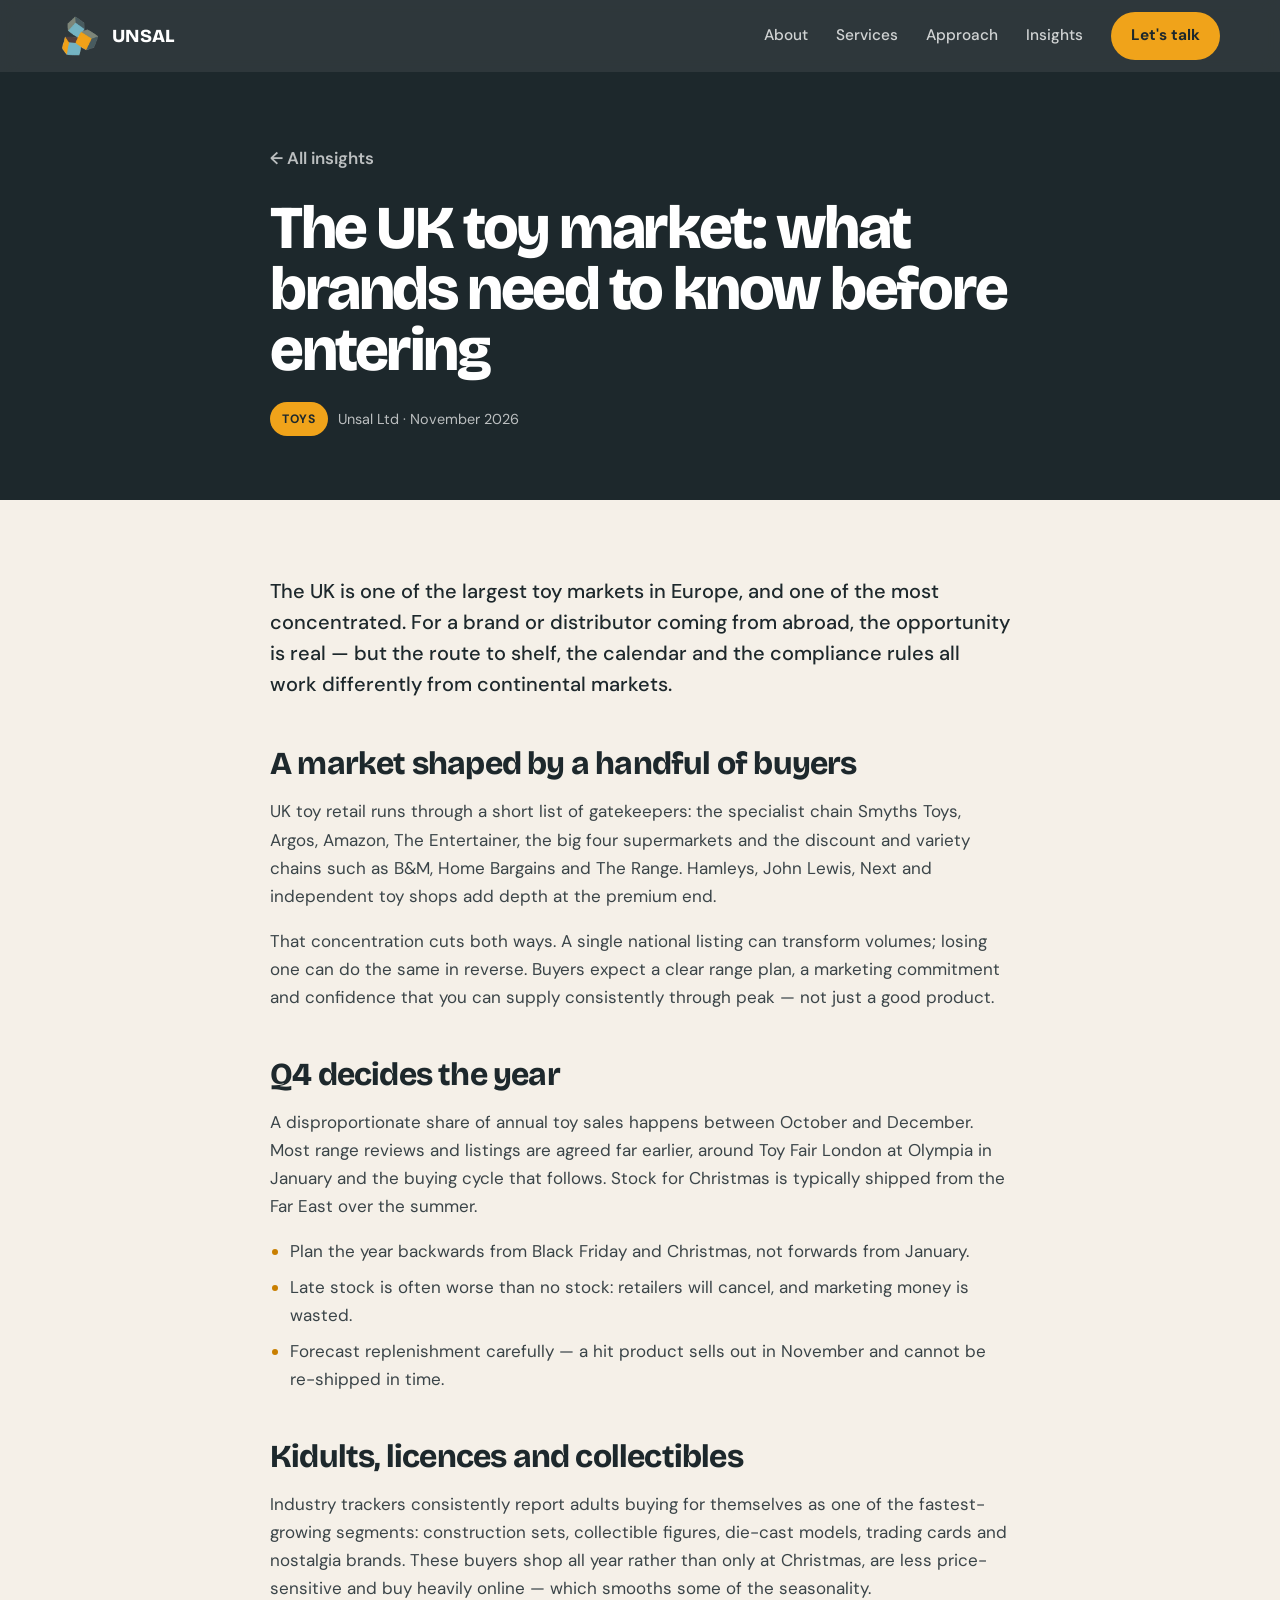
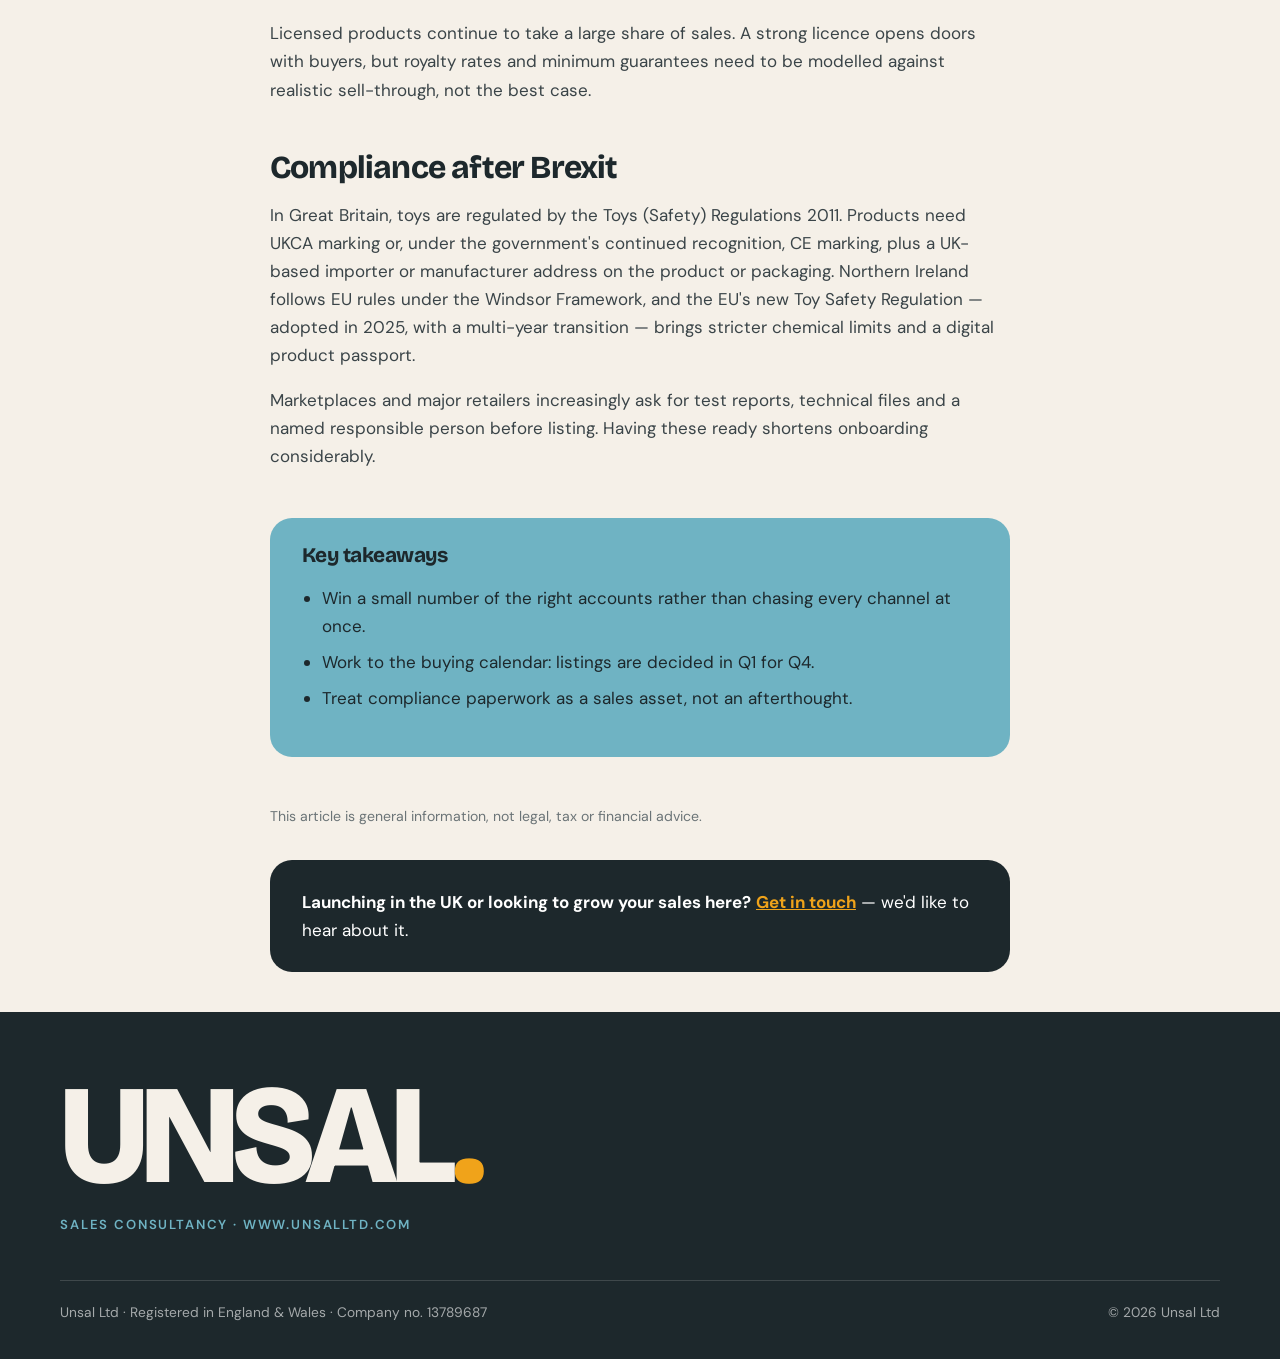
<file: blog/uk-toy-market.html>
<!doctype html>
<html lang="en">
<head>
<meta charset="utf-8">
<meta name="viewport" content="width=device-width, initial-scale=1, viewport-fit=cover">
<title>The UK toy market: what brands need to know before entering — Unsal Ltd</title>
<meta name="description" content="One of Europe&#x27;s largest toy markets — concentrated retail, a brutal Q4, a growing adult buyer and its own post-Brexit compliance rules.">
<meta property="og:title" content="The UK toy market: what brands need to know before entering — Unsal Ltd">
<meta property="og:description" content="One of Europe&#x27;s largest toy markets — concentrated retail, a brutal Q4, a growing adult buyer and its own post-Brexit compliance rules.">
<link rel="icon" href="../assets/icon.png">
<link rel="preconnect" href="https://fonts.googleapis.com">
<link rel="preconnect" href="https://fonts.gstatic.com" crossorigin>
<link rel="stylesheet" href="https://fonts.googleapis.com/css2?family=Bricolage+Grotesque:opsz,wght@12..96,500..800&family=DM+Sans:opsz,wght@9..40,400..700&display=swap">
<link rel="stylesheet" href="../assets/style.css">
</head>
<body>

<header>
  <div class="wrap bar">
    <a class="brand" href="../" aria-label="Unsal Ltd home"><img src="../assets/icon.png" alt="">UNSAL</a>
    <nav aria-label="Main">
      <a href="../#about">About</a>
      <a href="../#services">Services</a>
      <a href="../#approach">Approach</a>
      <a href="./">Insights</a>
      <a class="cta" href="../#contact">Let's talk</a>
    </nav>
  </div>
</header>

<div class="page-head">
  <div class="wrap"><div class="article">
    <a class="back" href="./">← All insights</a>
    <h1>The UK toy market: what brands need to know before entering</h1>
    <div class="byline"><span class="tag">Toys</span> Unsal Ltd · November 2026</div>
  </div></div>
</div>
<main class="wrap">
  <article class="article">
<p class="intro">The UK is one of the largest toy markets in Europe, and one of the most concentrated. For a brand or distributor coming from abroad, the opportunity is real — but the route to shelf, the calendar and the compliance rules all work differently from continental markets.</p>

<h2>A market shaped by a handful of buyers</h2>
<p>UK toy retail runs through a short list of gatekeepers: the specialist chain Smyths Toys, Argos, Amazon, The Entertainer, the big four supermarkets and the discount and variety chains such as B&amp;M, Home Bargains and The Range. Hamleys, John Lewis, Next and independent toy shops add depth at the premium end.</p>
<p>That concentration cuts both ways. A single national listing can transform volumes; losing one can do the same in reverse. Buyers expect a clear range plan, a marketing commitment and confidence that you can supply consistently through peak — not just a good product.</p>

<h2>Q4 decides the year</h2>
<p>A disproportionate share of annual toy sales happens between October and December. Most range reviews and listings are agreed far earlier, around Toy Fair London at Olympia in January and the buying cycle that follows. Stock for Christmas is typically shipped from the Far East over the summer.</p>
<ul>
  <li>Plan the year backwards from Black Friday and Christmas, not forwards from January.</li>
  <li>Late stock is often worse than no stock: retailers will cancel, and marketing money is wasted.</li>
  <li>Forecast replenishment carefully — a hit product sells out in November and cannot be re-shipped in time.</li>
</ul>

<h2>Kidults, licences and collectibles</h2>
<p>Industry trackers consistently report adults buying for themselves as one of the fastest-growing segments: construction sets, collectible figures, die-cast models, trading cards and nostalgia brands. These buyers shop all year rather than only at Christmas, are less price-sensitive and buy heavily online — which smooths some of the seasonality.</p>
<p>Licensed products continue to take a large share of sales. A strong licence opens doors with buyers, but royalty rates and minimum guarantees need to be modelled against realistic sell-through, not the best case.</p>

<h2>Compliance after Brexit</h2>
<p>In Great Britain, toys are regulated by the Toys (Safety) Regulations 2011. Products need UKCA marking or, under the government's continued recognition, CE marking, plus a UK-based importer or manufacturer address on the product or packaging. Northern Ireland follows EU rules under the Windsor Framework, and the EU's new Toy Safety Regulation — adopted in 2025, with a multi-year transition — brings stricter chemical limits and a digital product passport.</p>
<p>Marketplaces and major retailers increasingly ask for test reports, technical files and a named responsible person before listing. Having these ready shortens onboarding considerably.</p>

<div class="takeaways">
  <h2>Key takeaways</h2>
  <ul>
    <li>Win a small number of the right accounts rather than chasing every channel at once.</li>
    <li>Work to the buying calendar: listings are decided in Q1 for Q4.</li>
    <li>Treat compliance paperwork as a sales asset, not an afterthought.</li>
  </ul>
</div>
    <p class="note">This article is general information, not legal, tax or financial advice.</p>
    <div class="ask">
      <p><b>Launching in the UK or looking to grow your sales here?</b> <a href="../#contact">Get in touch</a> — we'd like to hear about it.</p>
    </div>
  </article>
</main>

<footer>
  <div class="wrap">
    <p class="big">UNSAL<span>.</span></p>
    <p class="site">Sales consultancy · www.unsalltd.com</p>
    <div class="legal">
      <span>Unsal Ltd · Registered in England &amp; Wales · Company no. 13789687</span>
      <span>© <span id="yr">2026</span> Unsal Ltd</span>
    </div>
  </div>
</footer>
<script>document.getElementById('yr').textContent=new Date().getFullYear()</script>
</body>
</html>
</file>
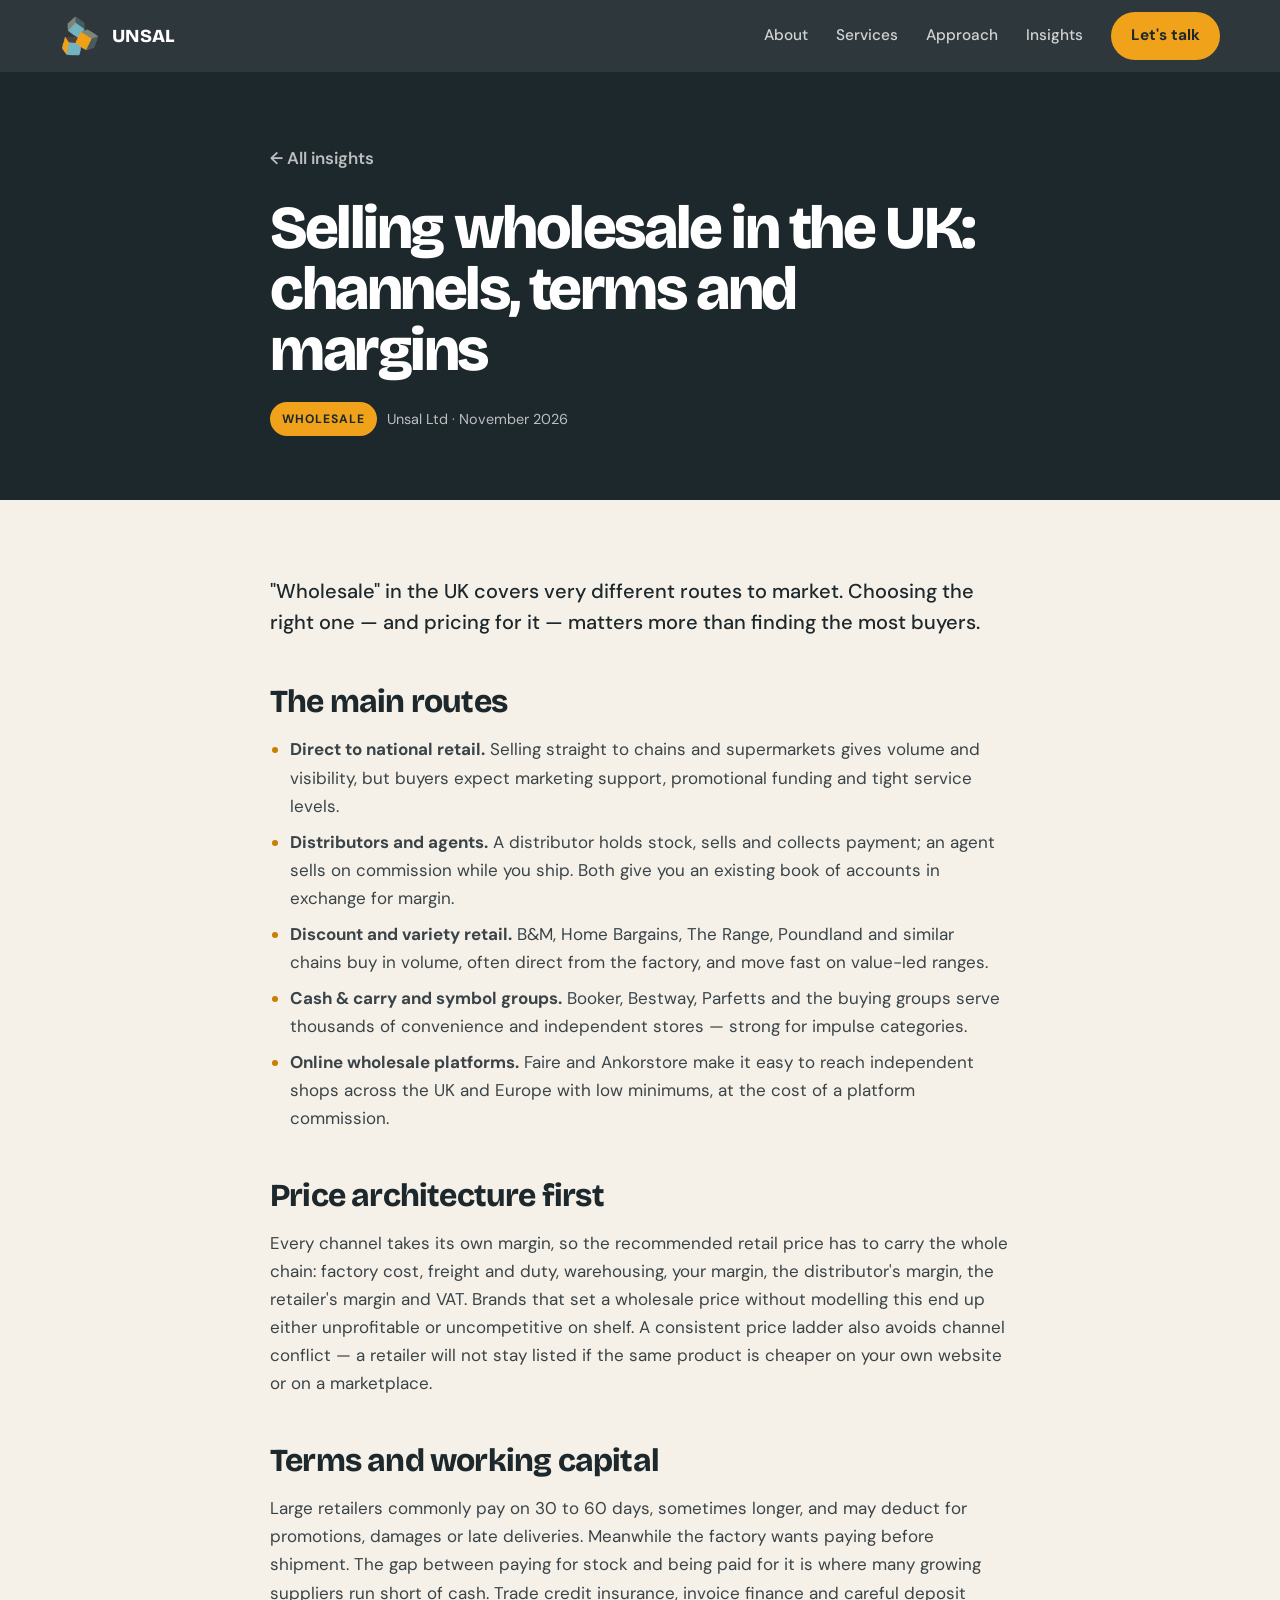
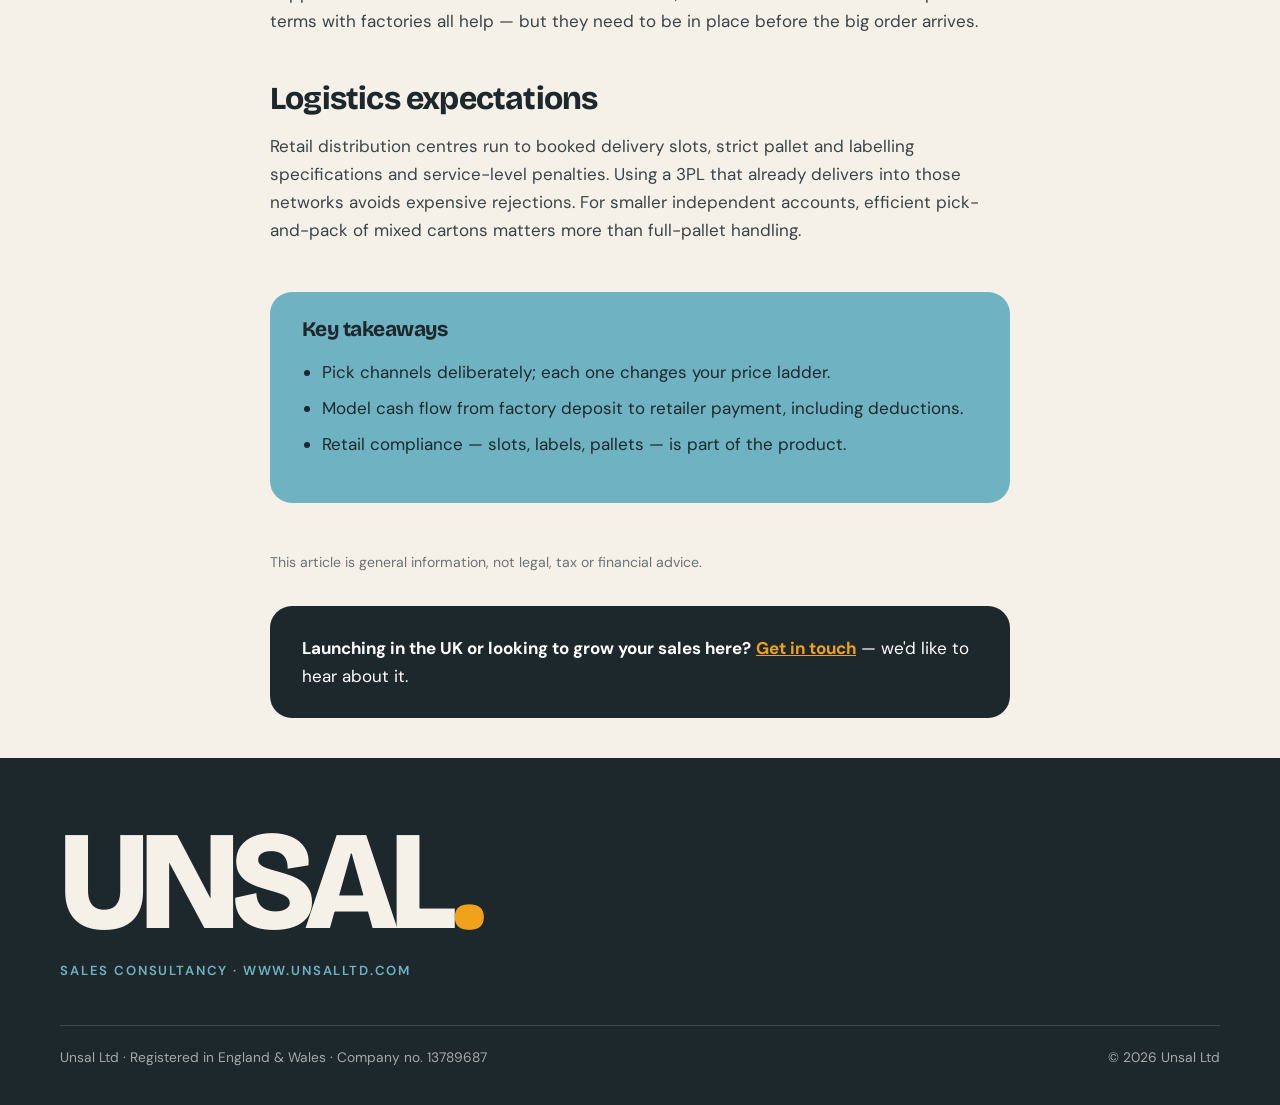
<file: blog/uk-wholesale-market.html>
<!doctype html>
<html lang="en">
<head>
<meta charset="utf-8">
<meta name="viewport" content="width=device-width, initial-scale=1, viewport-fit=cover">
<title>Selling wholesale in the UK: channels, terms and margins — Unsal Ltd</title>
<meta name="description" content="From national retail buyers to cash &amp; carry, discounters and online wholesale platforms — how goods actually reach UK shelves.">
<meta property="og:title" content="Selling wholesale in the UK: channels, terms and margins — Unsal Ltd">
<meta property="og:description" content="From national retail buyers to cash &amp; carry, discounters and online wholesale platforms — how goods actually reach UK shelves.">
<link rel="icon" href="../assets/icon.png">
<link rel="preconnect" href="https://fonts.googleapis.com">
<link rel="preconnect" href="https://fonts.gstatic.com" crossorigin>
<link rel="stylesheet" href="https://fonts.googleapis.com/css2?family=Bricolage+Grotesque:opsz,wght@12..96,500..800&family=DM+Sans:opsz,wght@9..40,400..700&display=swap">
<link rel="stylesheet" href="../assets/style.css">
</head>
<body>

<header>
  <div class="wrap bar">
    <a class="brand" href="../" aria-label="Unsal Ltd home"><img src="../assets/icon.png" alt="">UNSAL</a>
    <nav aria-label="Main">
      <a href="../#about">About</a>
      <a href="../#services">Services</a>
      <a href="../#approach">Approach</a>
      <a href="./">Insights</a>
      <a class="cta" href="../#contact">Let's talk</a>
    </nav>
  </div>
</header>

<div class="page-head">
  <div class="wrap"><div class="article">
    <a class="back" href="./">← All insights</a>
    <h1>Selling wholesale in the UK: channels, terms and margins</h1>
    <div class="byline"><span class="tag">Wholesale</span> Unsal Ltd · November 2026</div>
  </div></div>
</div>
<main class="wrap">
  <article class="article">
<p class="intro">"Wholesale" in the UK covers very different routes to market. Choosing the right one — and pricing for it — matters more than finding the most buyers.</p>

<h2>The main routes</h2>
<ul>
  <li><b>Direct to national retail.</b> Selling straight to chains and supermarkets gives volume and visibility, but buyers expect marketing support, promotional funding and tight service levels.</li>
  <li><b>Distributors and agents.</b> A distributor holds stock, sells and collects payment; an agent sells on commission while you ship. Both give you an existing book of accounts in exchange for margin.</li>
  <li><b>Discount and variety retail.</b> B&amp;M, Home Bargains, The Range, Poundland and similar chains buy in volume, often direct from the factory, and move fast on value-led ranges.</li>
  <li><b>Cash &amp; carry and symbol groups.</b> Booker, Bestway, Parfetts and the buying groups serve thousands of convenience and independent stores — strong for impulse categories.</li>
  <li><b>Online wholesale platforms.</b> Faire and Ankorstore make it easy to reach independent shops across the UK and Europe with low minimums, at the cost of a platform commission.</li>
</ul>

<h2>Price architecture first</h2>
<p>Every channel takes its own margin, so the recommended retail price has to carry the whole chain: factory cost, freight and duty, warehousing, your margin, the distributor's margin, the retailer's margin and VAT. Brands that set a wholesale price without modelling this end up either unprofitable or uncompetitive on shelf. A consistent price ladder also avoids channel conflict — a retailer will not stay listed if the same product is cheaper on your own website or on a marketplace.</p>

<h2>Terms and working capital</h2>
<p>Large retailers commonly pay on 30 to 60 days, sometimes longer, and may deduct for promotions, damages or late deliveries. Meanwhile the factory wants paying before shipment. The gap between paying for stock and being paid for it is where many growing suppliers run short of cash. Trade credit insurance, invoice finance and careful deposit terms with factories all help — but they need to be in place before the big order arrives.</p>

<h2>Logistics expectations</h2>
<p>Retail distribution centres run to booked delivery slots, strict pallet and labelling specifications and service-level penalties. Using a 3PL that already delivers into those networks avoids expensive rejections. For smaller independent accounts, efficient pick-and-pack of mixed cartons matters more than full-pallet handling.</p>

<div class="takeaways">
  <h2>Key takeaways</h2>
  <ul>
    <li>Pick channels deliberately; each one changes your price ladder.</li>
    <li>Model cash flow from factory deposit to retailer payment, including deductions.</li>
    <li>Retail compliance — slots, labels, pallets — is part of the product.</li>
  </ul>
</div>
    <p class="note">This article is general information, not legal, tax or financial advice.</p>
    <div class="ask">
      <p><b>Launching in the UK or looking to grow your sales here?</b> <a href="../#contact">Get in touch</a> — we'd like to hear about it.</p>
    </div>
  </article>
</main>

<footer>
  <div class="wrap">
    <p class="big">UNSAL<span>.</span></p>
    <p class="site">Sales consultancy · www.unsalltd.com</p>
    <div class="legal">
      <span>Unsal Ltd · Registered in England &amp; Wales · Company no. 13789687</span>
      <span>© <span id="yr">2026</span> Unsal Ltd</span>
    </div>
  </div>
</footer>
<script>document.getElementById('yr').textContent=new Date().getFullYear()</script>
</body>
</html>
</file>
<file: assets/style.css>
/* Brand palette lifted from the cube logo: slate, teal, orange, sage, cocoa on warm paper */
:root{
  --paper:#F5F0E8; --card:#FFFDF8; --ink:#1D282C; --slate:#2E3E44; --slate2:#3B4E55; --body:#3A4448; --muted:#6B7477; --line:#DCD4C7;
  --teal:#6FB3C3; --tealdk:#2F7F92; --orange:#F0A31A; --orangedk:#C97F00; --sage:#7D8879; --cocoa:#563F3A;
  --fd:"Bricolage Grotesque","Segoe UI",system-ui,sans-serif;
  --fb:"DM Sans","Segoe UI",system-ui,sans-serif;
  --r:22px;
  color-scheme:light;
}
*{box-sizing:border-box}
html{scroll-behavior:smooth}
[id]{scroll-margin-top:84px}
body{margin:0;background:var(--paper);color:var(--body);font:400 17px/1.65 var(--fb);-webkit-font-smoothing:antialiased;overflow-x:hidden}
a{color:var(--tealdk)}
:focus-visible{outline:3px solid var(--orange);outline-offset:3px}
img{max-width:100%;display:block}
h1,h2,h3{font-family:var(--fd);color:var(--ink);font-optical-sizing:auto}
.wrap{max-width:1200px;margin:0 auto;padding-left:max(20px,env(safe-area-inset-left,0px));padding-right:max(20px,env(safe-area-inset-right,0px))}
.eyebrow{display:inline-flex;align-items:center;gap:10px;font:600 .82rem/1 var(--fb);letter-spacing:.12em;text-transform:uppercase;color:var(--tealdk);margin:0 0 18px}
.eyebrow::before{content:"";width:14px;height:14px;background:var(--orange);transform:rotate(45deg);border-radius:3px}
h2{font-weight:750;font-size:clamp(2.2rem,5vw,3.8rem);line-height:1;letter-spacing:-.035em;margin:0 0 20px}
.lede{font-size:1.15rem;max-width:58ch;margin:0 0 44px;color:var(--muted)}
.btn{display:inline-flex;align-items:center;gap:10px;font:700 1rem/1 var(--fb);text-decoration:none;padding:17px 26px;border-radius:999px;transition:transform .2s,background .2s,color .2s}
.btn:hover{transform:translateY(-2px)}
.btn.primary{background:var(--orange);color:var(--ink)}
.btn.primary:hover{background:#FFB938}
.btn.ghost{color:#fff;border:1.5px solid rgba(255,255,255,.35)}
.btn.ghost:hover{border-color:#fff}

/* header */
header{position:sticky;top:0;z-index:20;background:rgba(29,40,44,.92);backdrop-filter:blur(12px);color:#fff}
.bar{display:flex;align-items:center;justify-content:space-between;gap:16px;height:72px}
.brand{display:flex;align-items:center;gap:12px;text-decoration:none;color:#fff;font:800 1.15rem/1 var(--fd);letter-spacing:.02em}
.brand img{width:40px;height:40px}
nav{display:flex;align-items:center;gap:28px}
nav a{color:rgba(255,255,255,.78);text-decoration:none;font-weight:500;font-size:.96rem}
nav a:hover{color:#fff}
nav .cta{color:var(--ink);background:var(--orange);padding:11px 20px;border-radius:999px;font-weight:700}
nav .cta:hover{color:var(--ink);background:#FFB938}

/* hero */
.hero{background:var(--ink);color:#fff;position:relative;overflow:hidden}
.hero::after{content:"";position:absolute;inset:auto -10% -40% 40%;height:80%;background:radial-gradient(closest-side,rgba(111,179,195,.22),transparent);pointer-events:none}
.hero-grid{display:grid;grid-template-columns:1.15fr .85fr;gap:40px;align-items:center;min-height:min(calc(100svh - 136px),780px);padding-block:64px;position:relative;z-index:1}
.hero .eyebrow{color:var(--teal)}
.hero h1{font-weight:800;font-size:clamp(3rem,7.4vw,6.4rem);line-height:.92;letter-spacing:-.045em;color:#fff;margin:0 0 28px}
.hero h1 .hl{color:var(--ink);background:var(--orange);padding:0 .14em;border-radius:.12em;box-decoration-break:clone;-webkit-box-decoration-break:clone;display:inline-block;transform:rotate(-1.5deg)}
.hero h1 .tl{color:var(--teal)}
.hero h1 .nw{white-space:nowrap;color:var(--teal)}
.hero p.sub{font-size:clamp(1.1rem,1.6vw,1.3rem);color:rgba(255,255,255,.75);max-width:44ch;margin:0 0 36px}
.actions{display:flex;flex-wrap:wrap;gap:14px}
.cubes{width:100%;max-width:520px;justify-self:center;overflow:visible}
.cubes .c{animation:float 6s ease-in-out infinite;transform-box:fill-box;transform-origin:center}
.cubes .c2{animation-delay:-2s}
.cubes .c3{animation-delay:-4s}
@keyframes float{0%,100%{translate:0 0}50%{translate:0 -14px}}
.ticker{background:var(--orange);color:var(--ink);overflow:hidden;height:64px;display:flex;align-items:center;position:relative;z-index:1}
.ticker .track{display:flex;gap:0;white-space:nowrap;animation:scroll 38s linear infinite;font:700 1.25rem/1 var(--fd);letter-spacing:-.01em}
.ticker span{padding:0 22px;display:inline-flex;align-items:center;gap:44px}
.ticker span::after{content:"";width:10px;height:10px;background:var(--ink);transform:rotate(45deg)}
@keyframes scroll{to{transform:translateX(-50%)}}

section{padding-block:110px}

/* stats */
.stats{display:grid;grid-template-columns:repeat(4,1fr);gap:18px;margin-top:56px}
.stat{background:var(--card);border-radius:var(--r);padding:28px 26px;border:1px solid var(--line)}
.stat b{display:block;font:800 clamp(2.6rem,4.4vw,3.6rem)/1 var(--fd);letter-spacing:-.04em;color:var(--ink);margin-bottom:10px}
.stat b i{font-style:normal;color:var(--orange)}
.stat span{color:var(--muted);font-size:.98rem;line-height:1.45;display:block}
.about-grid{display:grid;grid-template-columns:1.1fr .9fr;gap:64px;align-items:start}
.about-grid p{margin:0 0 18px;font-size:1.1rem;color:var(--body)}
.values{display:grid;gap:14px}
.values div{display:grid;grid-template-columns:48px 1fr;gap:4px 16px;padding:22px;border-radius:18px;background:var(--card);border:1px solid var(--line)}
.values .ic{grid-row:span 2;width:48px;height:48px;border-radius:14px;display:grid;place-items:center;font:800 1.2rem/1 var(--fd);color:var(--ink)}
.values h3{font-size:1.15rem;margin:2px 0 0}
.values p{margin:0;color:var(--muted);font-size:.98rem}
.brands{margin-top:72px;padding-top:28px;border-top:1px solid var(--line);display:flex;flex-wrap:wrap;align-items:baseline;gap:12px 34px}
.brands small{font-weight:600;letter-spacing:.1em;text-transform:uppercase;font-size:.78rem;color:var(--muted);flex-basis:100%}
.brands b{font:700 clamp(1.3rem,2.4vw,1.9rem)/1.1 var(--fd);color:var(--slate2);letter-spacing:-.02em;opacity:.8}

/* services */
#services{background:var(--ink);color:#fff}
#services h2{color:#fff}
#services .lede{color:rgba(255,255,255,.65)}
#services .eyebrow{color:var(--teal)}
.svc{display:grid;grid-template-columns:repeat(2,1fr);gap:20px}
.svc article{border-radius:var(--r);padding:38px 36px 40px;position:relative;overflow:hidden;transition:transform .25s}
.svc article:hover{transform:translateY(-6px)}
.svc article:nth-child(1){background:var(--orange);color:var(--ink)}
.svc article:nth-child(2){background:var(--teal);color:var(--ink)}
.svc article:nth-child(3){background:var(--card);color:var(--ink)}
.svc article:nth-child(4){background:var(--slate2);color:#fff}
.svc article:nth-child(4) h3{color:#fff}
.num{font:800 4.6rem/1 var(--fd);letter-spacing:-.05em;opacity:.22;position:absolute;right:26px;top:20px}
.svc h3{font-size:clamp(1.5rem,2.4vw,2rem);line-height:1.05;letter-spacing:-.025em;margin:0 0 14px;max-width:16ch;position:relative}
.svc p{margin:0 0 18px;position:relative;max-width:46ch}
.svc ul{list-style:none;margin:0;padding:0;display:flex;flex-wrap:wrap;gap:8px;position:relative}
.svc li{font-size:.84rem;font-weight:600;padding:6px 12px;border-radius:999px;background:rgba(29,40,44,.1)}
.svc article:nth-child(4) li{background:rgba(255,255,255,.12)}

/* approach */
.steps{list-style:none;margin:0;padding:0;display:grid;grid-template-columns:repeat(4,1fr);gap:20px;counter-reset:s;position:relative}
.steps::before{content:"";position:absolute;left:30px;right:30px;top:30px;height:3px;background:repeating-linear-gradient(90deg,var(--sage) 0 10px,transparent 10px 18px)}
.steps li{position:relative}
.steps b{width:62px;height:62px;border-radius:50%;display:grid;place-items:center;font:800 1.5rem/1 var(--fd);color:var(--ink);margin-bottom:24px;position:relative;border:4px solid var(--paper)}
.steps li:nth-child(1) b{background:var(--orange)}
.steps li:nth-child(2) b{background:var(--teal)}
.steps li:nth-child(3) b{background:var(--sage);color:#fff}
.steps li:nth-child(4) b{background:var(--cocoa);color:#fff}
.steps h3{font-size:1.5rem;letter-spacing:-.02em;margin:0 0 8px}
.steps p{margin:0;color:var(--muted)}

/* founder */
.founder{background:var(--teal);border-radius:32px;padding:64px;display:grid;grid-template-columns:auto 1fr;gap:56px;align-items:center;position:relative;overflow:hidden}
.founder .mono{width:180px;height:180px;border-radius:50%;background:var(--ink);display:grid;place-items:center;font:800 4rem/1 var(--fd);color:var(--orange);letter-spacing:-.04em}
.founder blockquote{margin:0 0 22px;font:700 clamp(1.4rem,2.6vw,2.1rem)/1.2 var(--fd);color:var(--ink);letter-spacing:-.02em}
.founder p{margin:0 0 20px;color:var(--ink);max-width:62ch}
.founder .who b{font:800 1.2rem/1 var(--fd);color:var(--ink)}
.founder .who span{display:block;font-size:.9rem;color:var(--slate2);margin-top:4px}

/* insights cards (home + blog index) */
.posts{display:grid;grid-template-columns:repeat(2,minmax(0,1fr));gap:20px}
.post{display:flex;flex-direction:column;padding:32px;border-radius:var(--r);background:var(--card);border:1px solid var(--line);text-decoration:none;color:inherit;transition:transform .25s,box-shadow .25s}
.post:hover{transform:translateY(-5px);box-shadow:0 18px 40px -20px rgba(29,40,44,.35)}
.post .tag{align-self:flex-start;font:700 .78rem/1 var(--fb);letter-spacing:.08em;text-transform:uppercase;padding:8px 12px;border-radius:999px;margin-bottom:22px;background:var(--orange);color:var(--ink)}
.post:nth-child(2) .tag{background:var(--teal)}
.post:nth-child(3) .tag{background:var(--sage);color:#fff}
.post:nth-child(4) .tag{background:var(--cocoa);color:#fff}
.post h3{font-size:1.55rem;line-height:1.1;letter-spacing:-.025em;margin:0 0 12px}
.post p{margin:0 0 22px;color:var(--muted)}
.post .more{margin-top:auto;font-weight:700;color:var(--ink)}
.post:hover .more{color:var(--tealdk)}
.morelink{display:inline-block;margin-top:32px;font-weight:700;color:var(--ink)}

/* contact */
.contact{background:var(--orange);color:var(--ink);position:relative;overflow:hidden}
.contact h2{font-size:clamp(2.8rem,8vw,6.4rem);line-height:.92;letter-spacing:-.05em;max-width:12ch}
.contact .eyebrow{color:var(--ink)}
.contact .eyebrow::before{background:var(--ink)}
.contact .lede{color:var(--ink);opacity:.8}
.bigmail{display:inline-block;font:800 clamp(1.4rem,4vw,3rem)/1.1 var(--fd);color:var(--ink);text-decoration:none;letter-spacing:-.03em;border-bottom:4px solid var(--ink);word-break:break-word}
.bigmail:hover{color:var(--slate2)}
.cgrid{display:grid;grid-template-columns:repeat(2,minmax(0,280px));gap:32px;margin-top:48px}
.cgrid .k{font-weight:700;letter-spacing:.1em;text-transform:uppercase;font-size:.78rem;margin-bottom:8px;opacity:.7}
.cgrid a,.cgrid address{font:700 1.15rem/1.5 var(--fd);color:var(--ink);font-style:normal;text-decoration:none}

footer{background:var(--ink);color:#fff;padding-block:64px 36px}
footer .big{font:800 clamp(3rem,11vw,9rem)/.85 var(--fd);letter-spacing:-.05em;margin:0 0 18px;color:var(--paper)}
footer .big span{color:var(--orange)}
footer .site{font-weight:600;letter-spacing:.14em;text-transform:uppercase;font-size:.82rem;color:var(--teal)}
footer .legal{display:flex;flex-wrap:wrap;justify-content:space-between;gap:8px 24px;margin-top:44px;padding-top:20px;border-top:1px solid rgba(255,255,255,.15);font-size:.86rem;color:rgba(255,255,255,.6)}

/* article pages */
.page-head{background:var(--ink);color:#fff;padding-block:72px 64px}
.page-head .eyebrow{color:var(--teal)}
.page-head h1,.page-head h2{color:#fff}
.page-head .lede{color:rgba(255,255,255,.7);margin-bottom:0}
.article{max-width:740px;margin:0 auto;padding-block:56px 40px}
.article .back{display:inline-block;margin-bottom:26px;font-weight:600;color:rgba(255,255,255,.7);text-decoration:none}
.article .back:hover{color:#fff}
.page-head .article{padding:0}
.page-head h1{font-weight:800;font-size:clamp(2.3rem,5.4vw,3.8rem);line-height:1;letter-spacing:-.04em;margin:0 0 22px}
.byline{display:flex;flex-wrap:wrap;gap:10px;align-items:center;font-size:.9rem;color:rgba(255,255,255,.7)}
.byline .tag{font-weight:700;letter-spacing:.08em;text-transform:uppercase;font-size:.76rem;padding:7px 12px;border-radius:999px;background:var(--orange);color:var(--ink)}
.article .intro{font-size:1.25rem;line-height:1.55;color:var(--ink);font-weight:500}
.article h2{font-size:clamp(1.6rem,3vw,2rem);letter-spacing:-.025em;margin:48px 0 12px}
.article p,.article li{color:var(--body)}
.article ul{padding-left:1.2em}
.article li{margin-bottom:8px}
.article li::marker{color:var(--orangedk)}
.article .takeaways{background:var(--teal);border-radius:var(--r);padding:28px 32px;margin:48px 0}
.article .takeaways h2{margin:0 0 10px;font-size:1.3rem}
.article .takeaways li{color:var(--ink)}
.article .takeaways li::marker{color:var(--ink)}
.article .note{font-size:.88rem;color:var(--muted);margin-top:40px}
.article .ask{margin-top:32px;padding:28px 32px;border-radius:var(--r);background:var(--ink);color:#fff}
.article .ask p{color:#fff;margin:0}
.article .ask a{color:var(--orange);font-weight:700}

/* reveal on scroll */
.rv{opacity:0;transform:translateY(26px);transition:opacity .7s ease,transform .7s ease}
.rv.in{opacity:1;transform:none}
@media (prefers-reduced-motion:reduce){
  .rv{opacity:1;transform:none;transition:none}
  .cubes .c,.ticker .track{animation:none}
}

@media (max-width:960px){
  .stats{grid-template-columns:repeat(2,1fr)}
  .steps{grid-template-columns:repeat(2,1fr);row-gap:40px}
  .steps::before{display:none}
}
@media (max-width:860px){
  nav a:not(.cta){display:none}
  section{padding-block:72px}
  .hero-grid{grid-template-columns:1fr;min-height:0;padding-block:40px 56px;gap:8px}
  .cubes{max-width:240px;order:-1;justify-self:start}
  .about-grid,.svc,.posts{grid-template-columns:1fr}
  .about-grid{gap:36px}
  .svc article{padding:30px 24px 32px}
  .founder{grid-template-columns:1fr;padding:36px 24px;gap:24px}
  .founder .mono{width:110px;height:110px;font-size:2.6rem}
  .cgrid{grid-template-columns:1fr;gap:22px}
  .post{padding:26px 22px}
}
@media (max-width:520px){
  .stats{grid-template-columns:1fr 1fr;gap:12px}
  .stat{padding:20px 16px}
  .steps{grid-template-columns:1fr}
}
</file>
